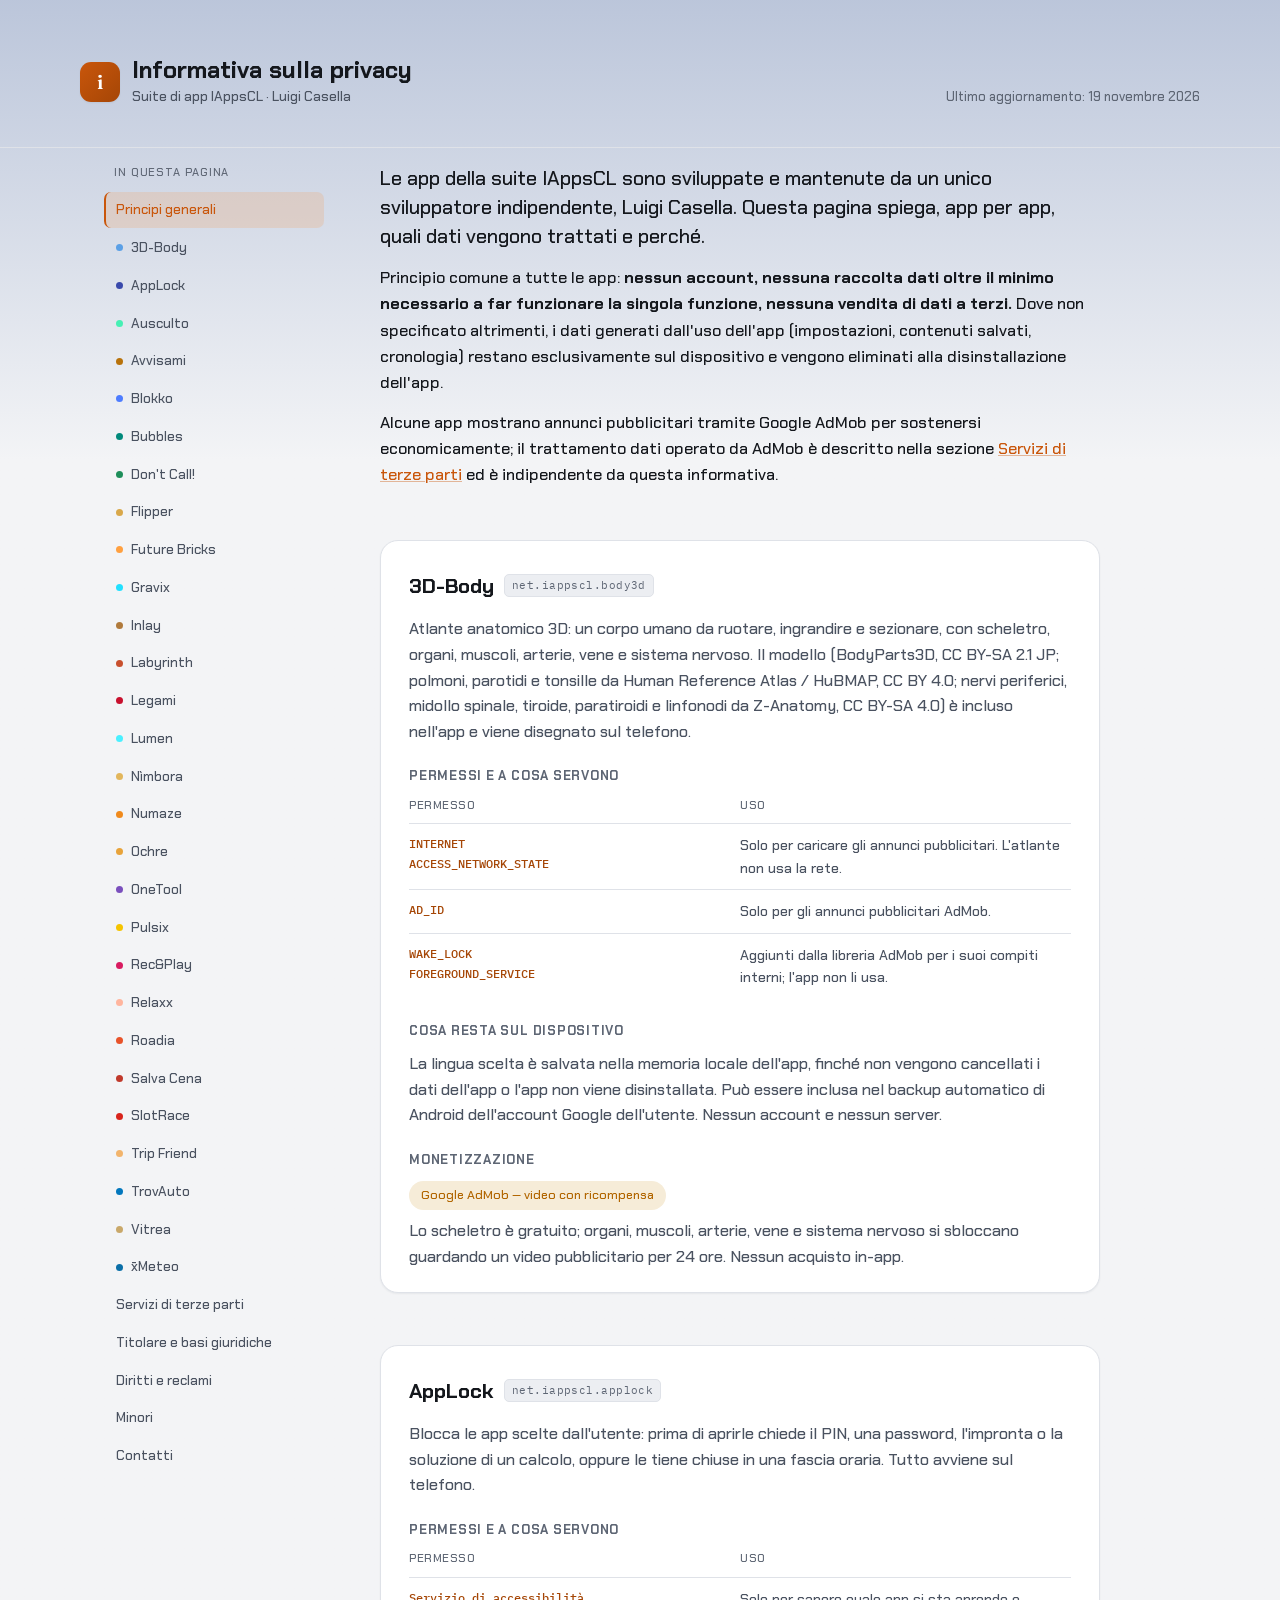
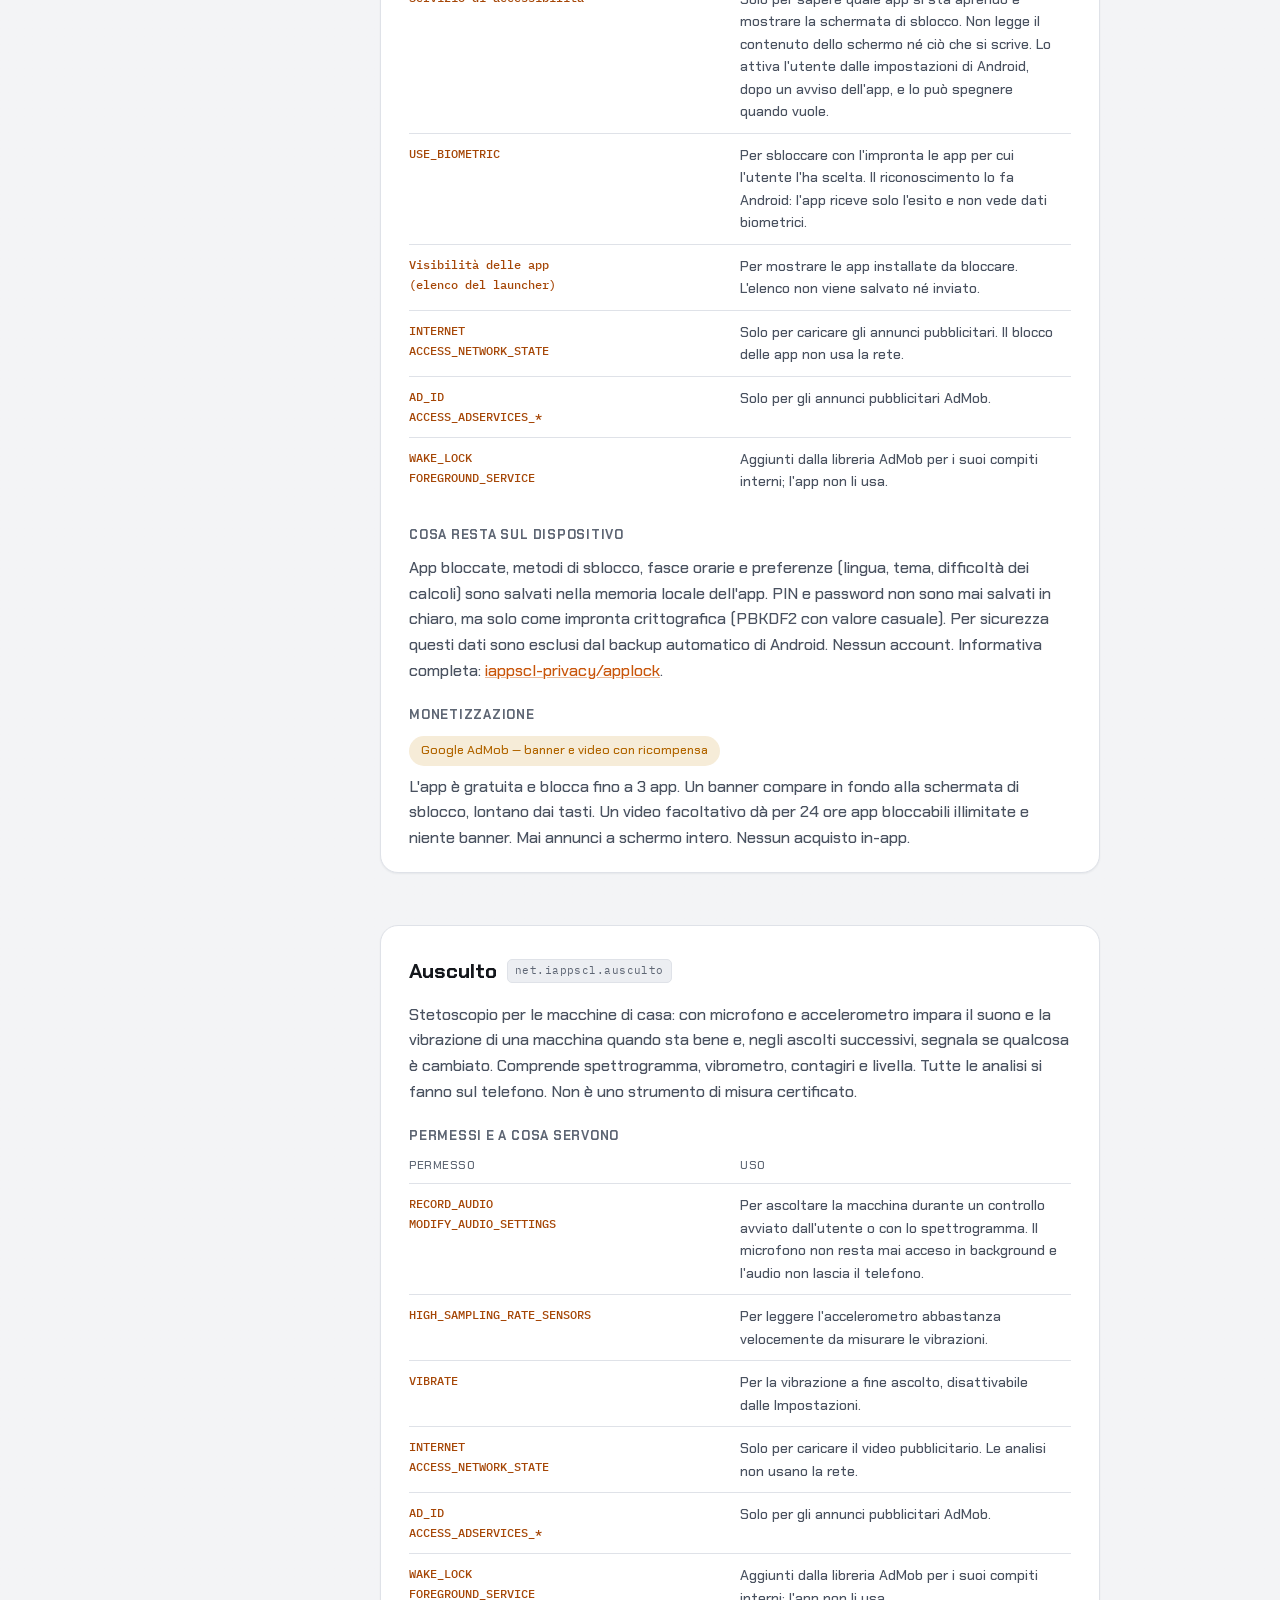
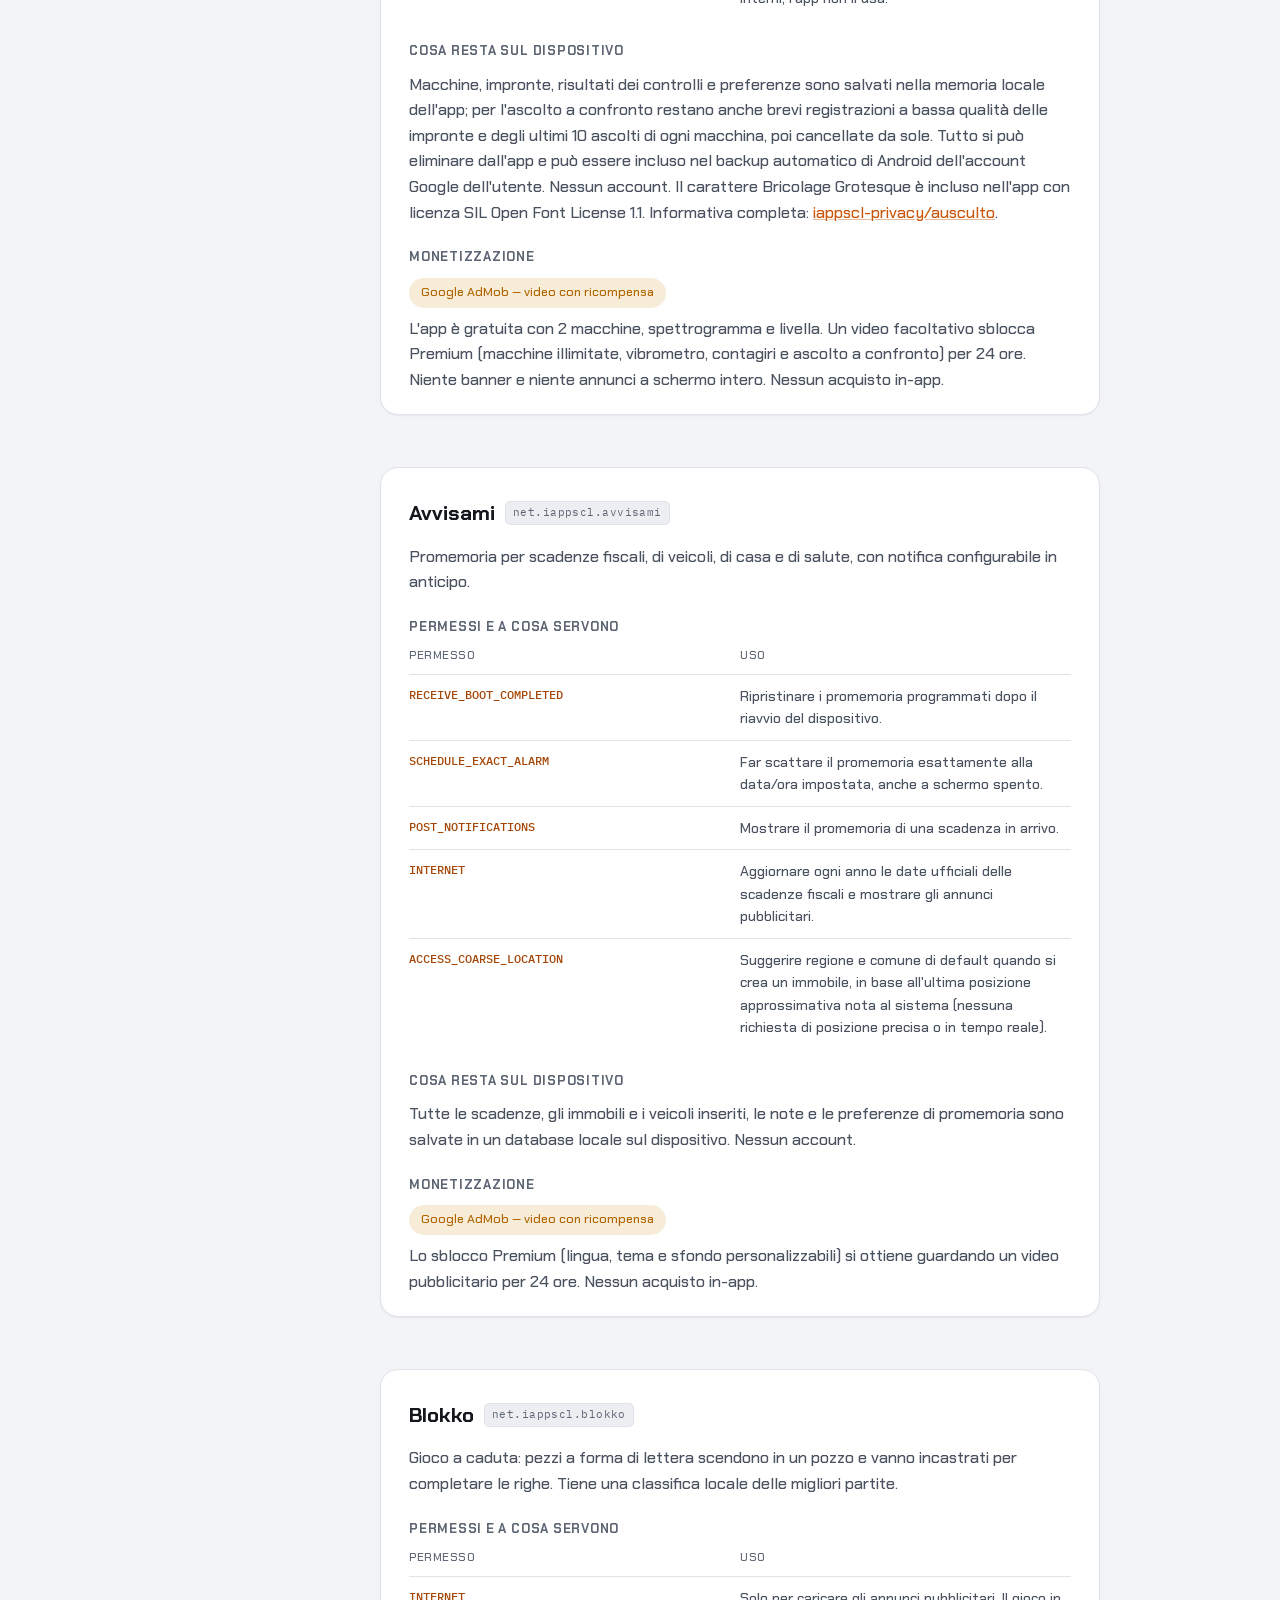
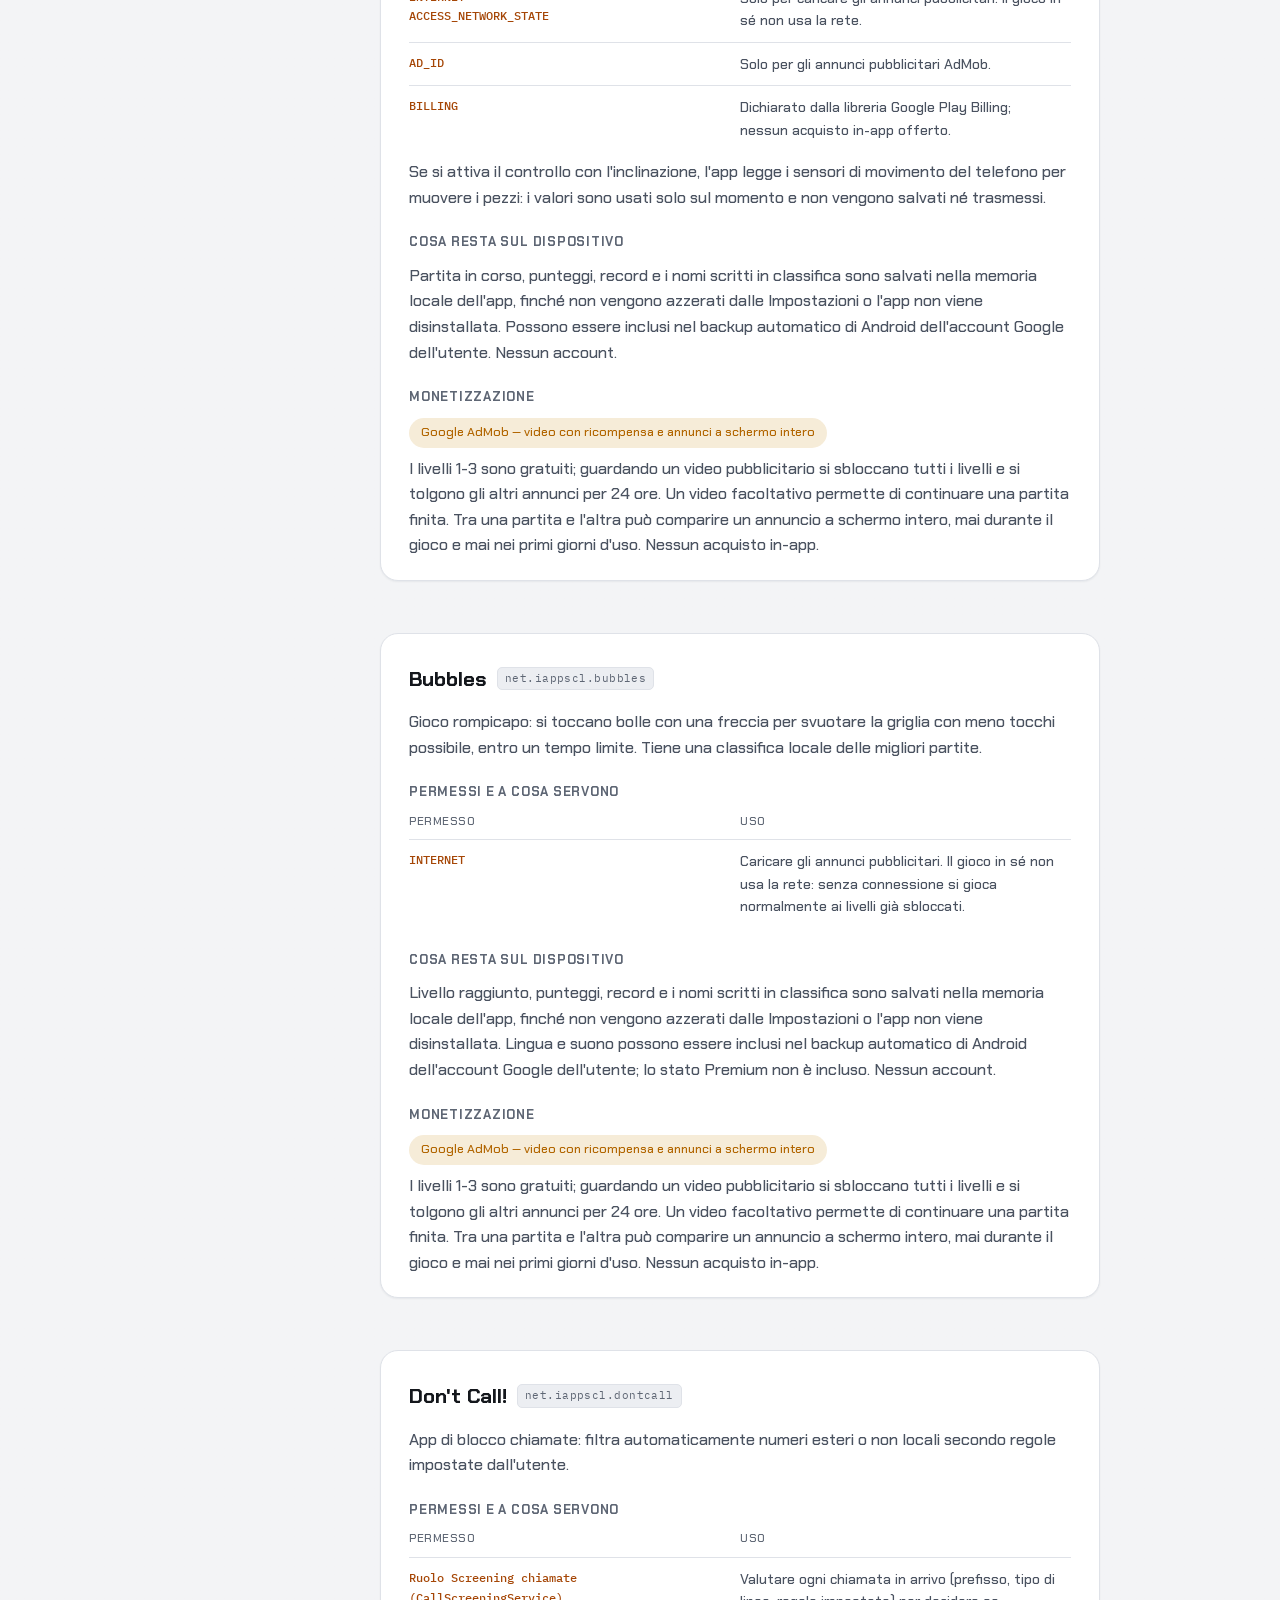
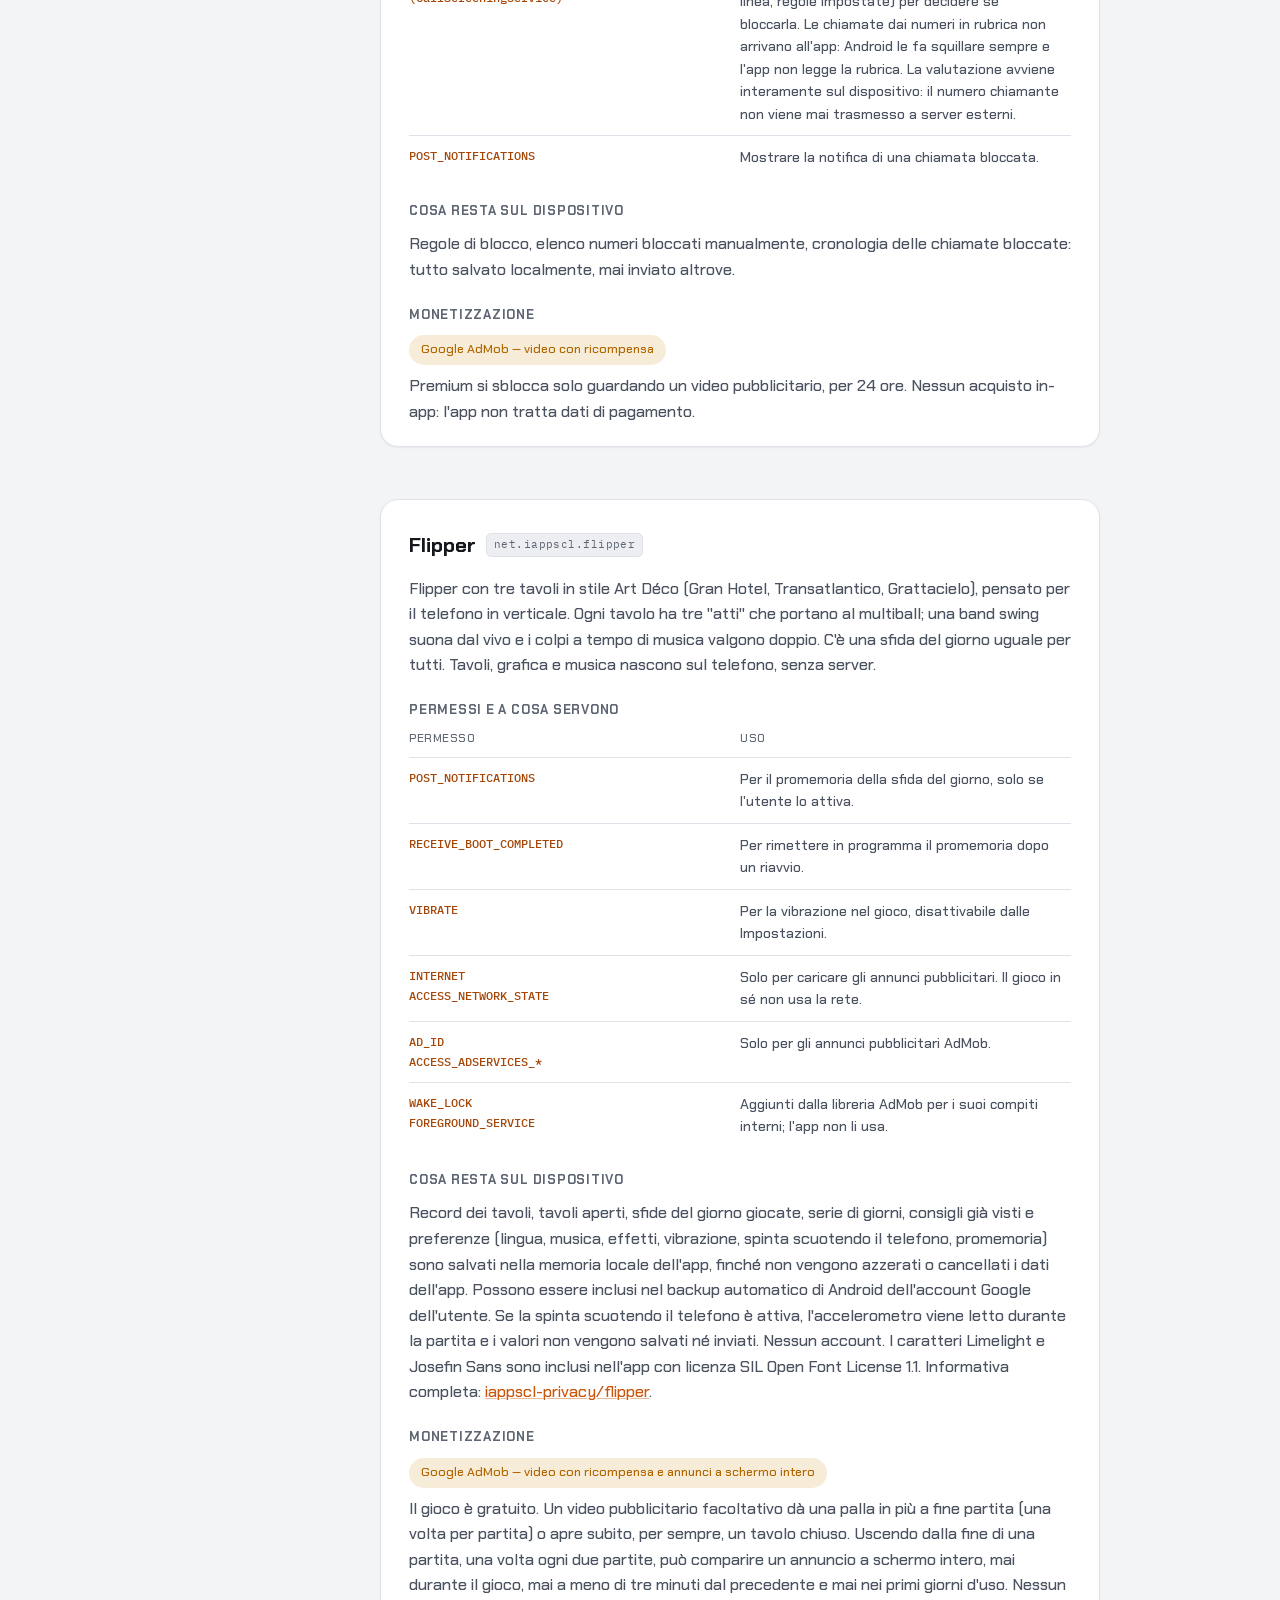
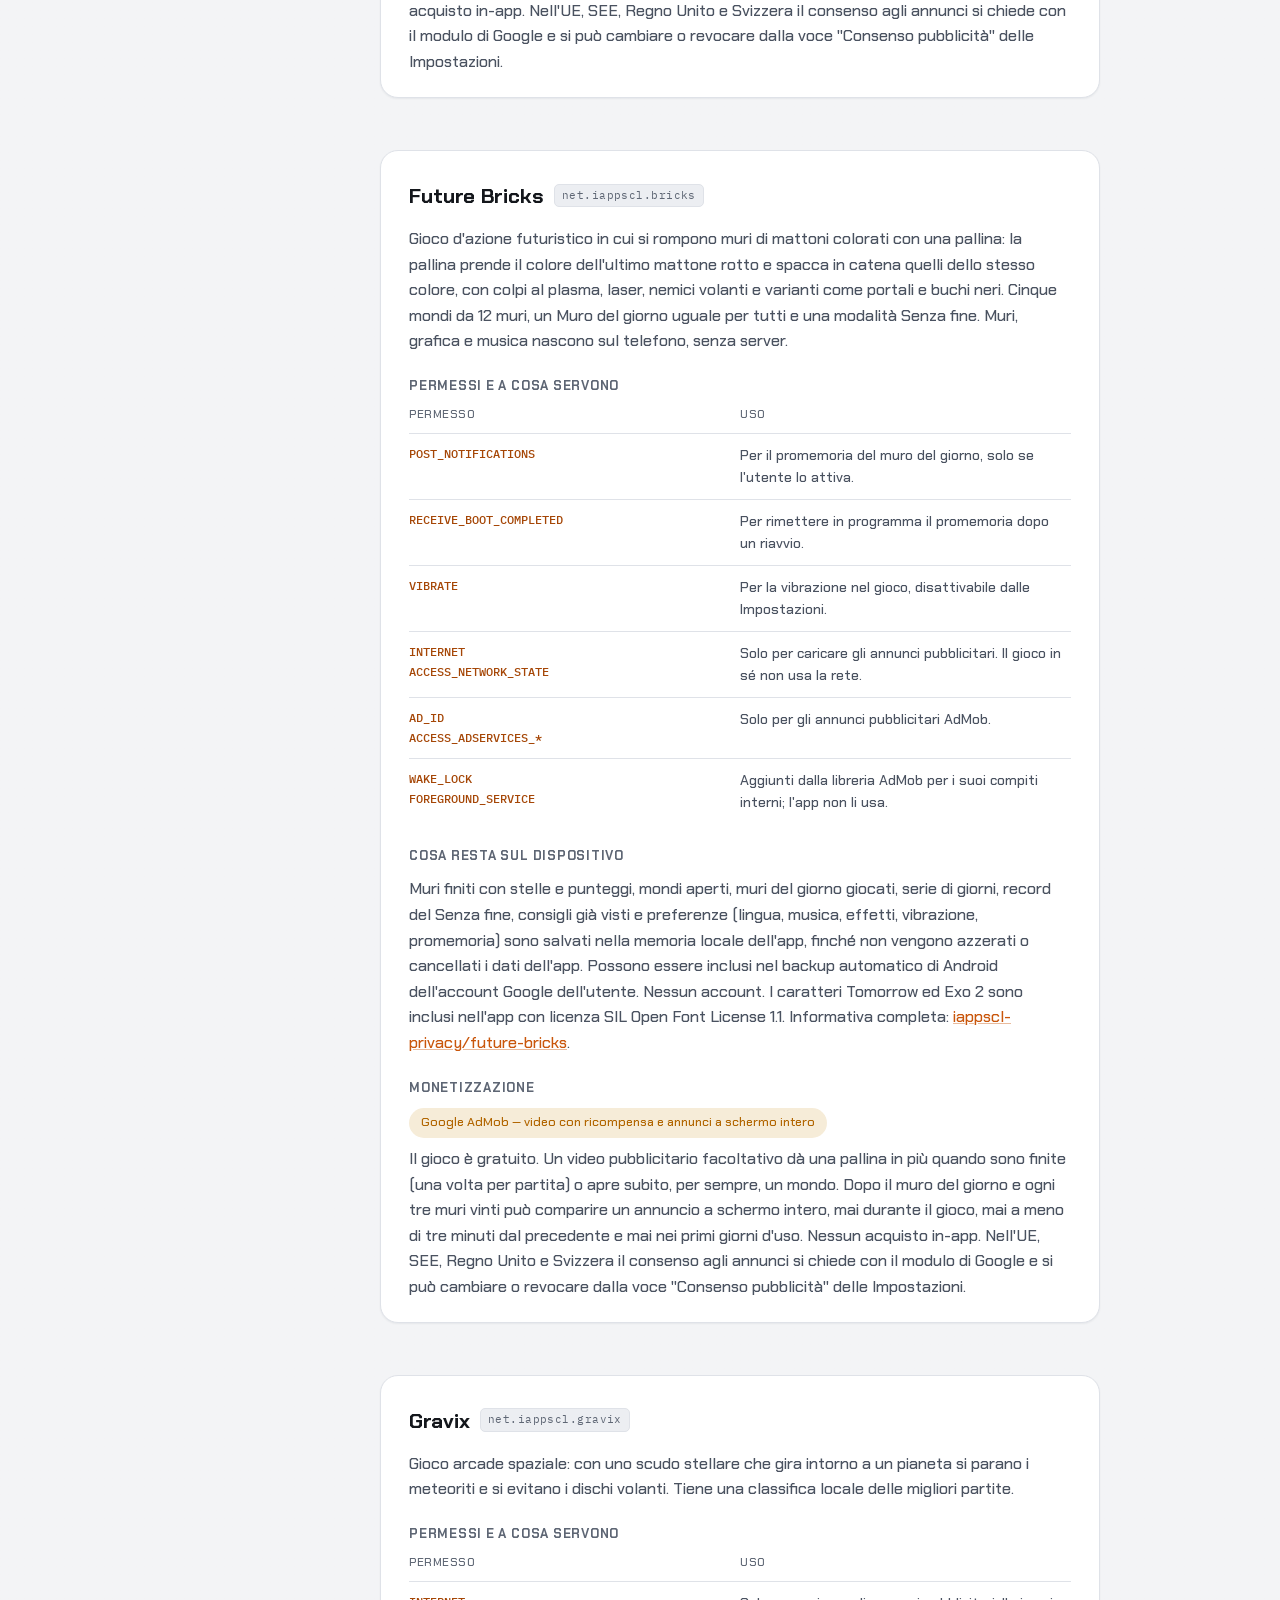
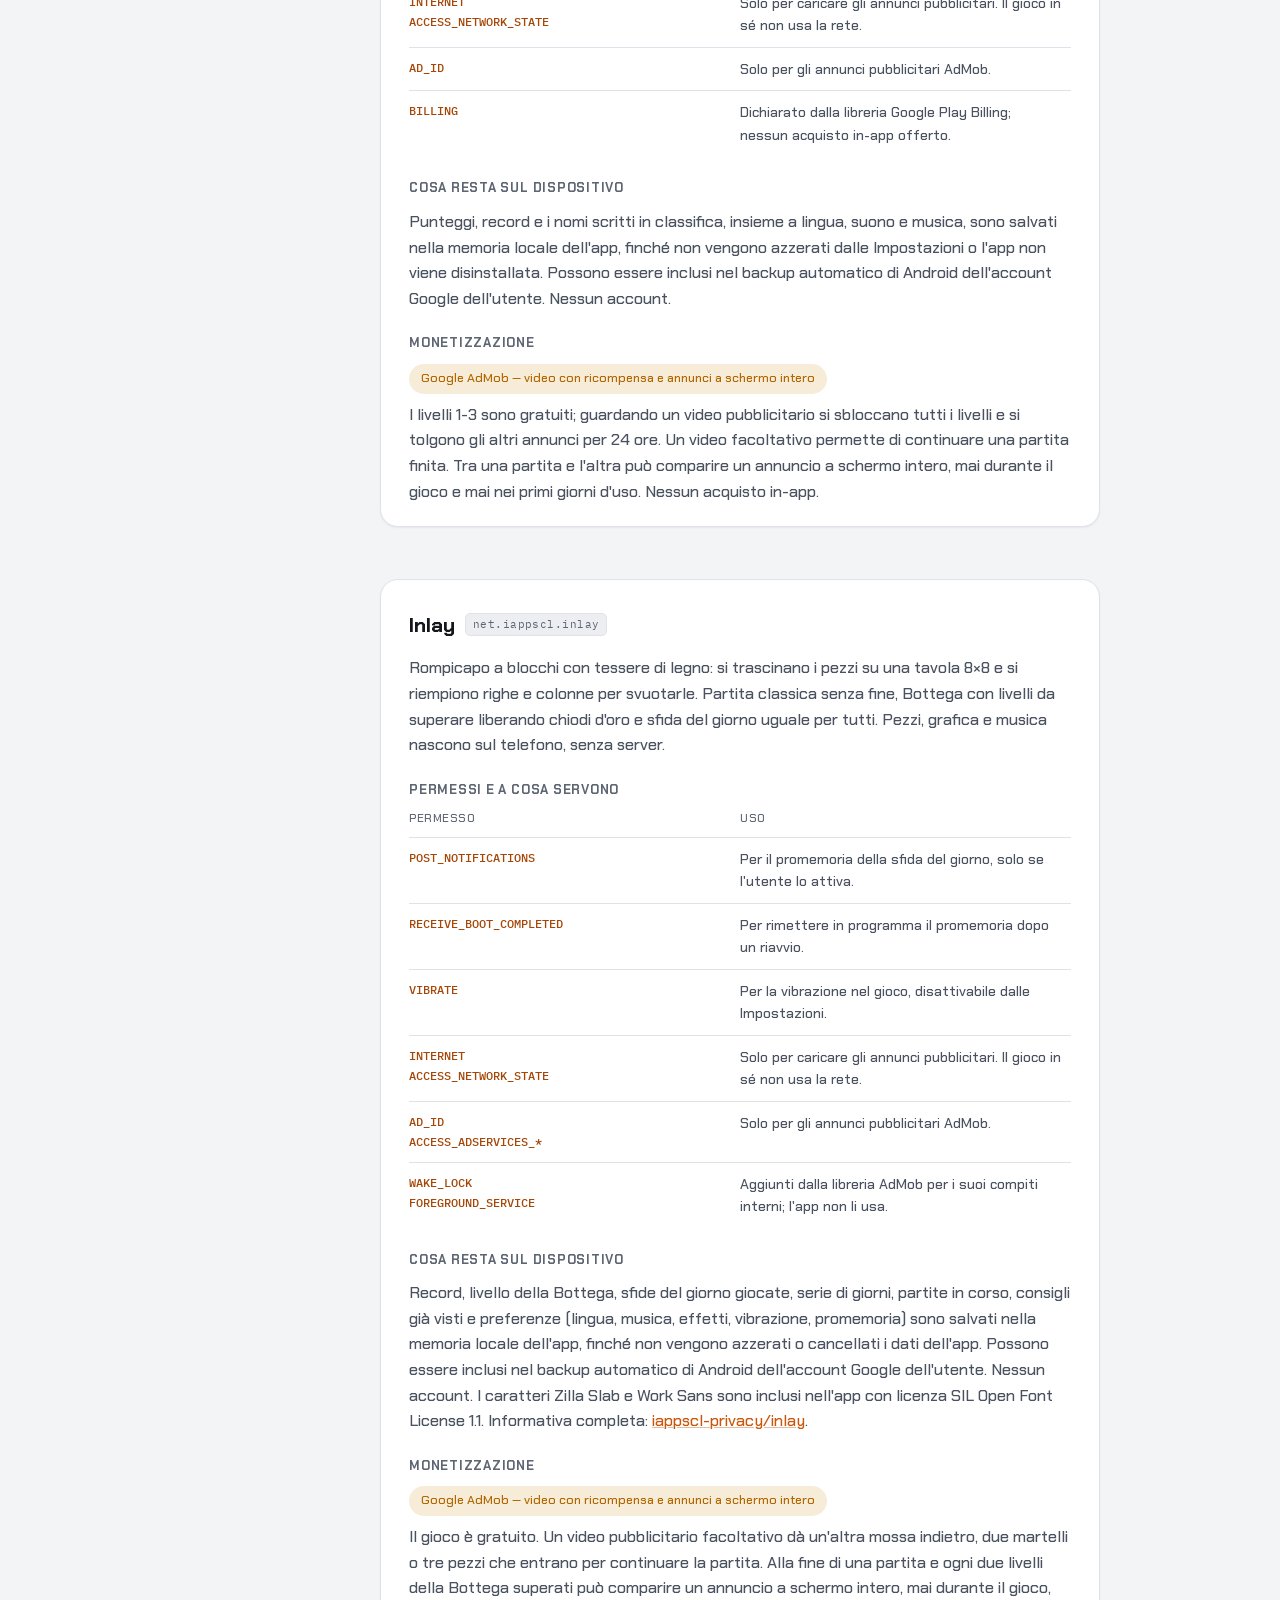
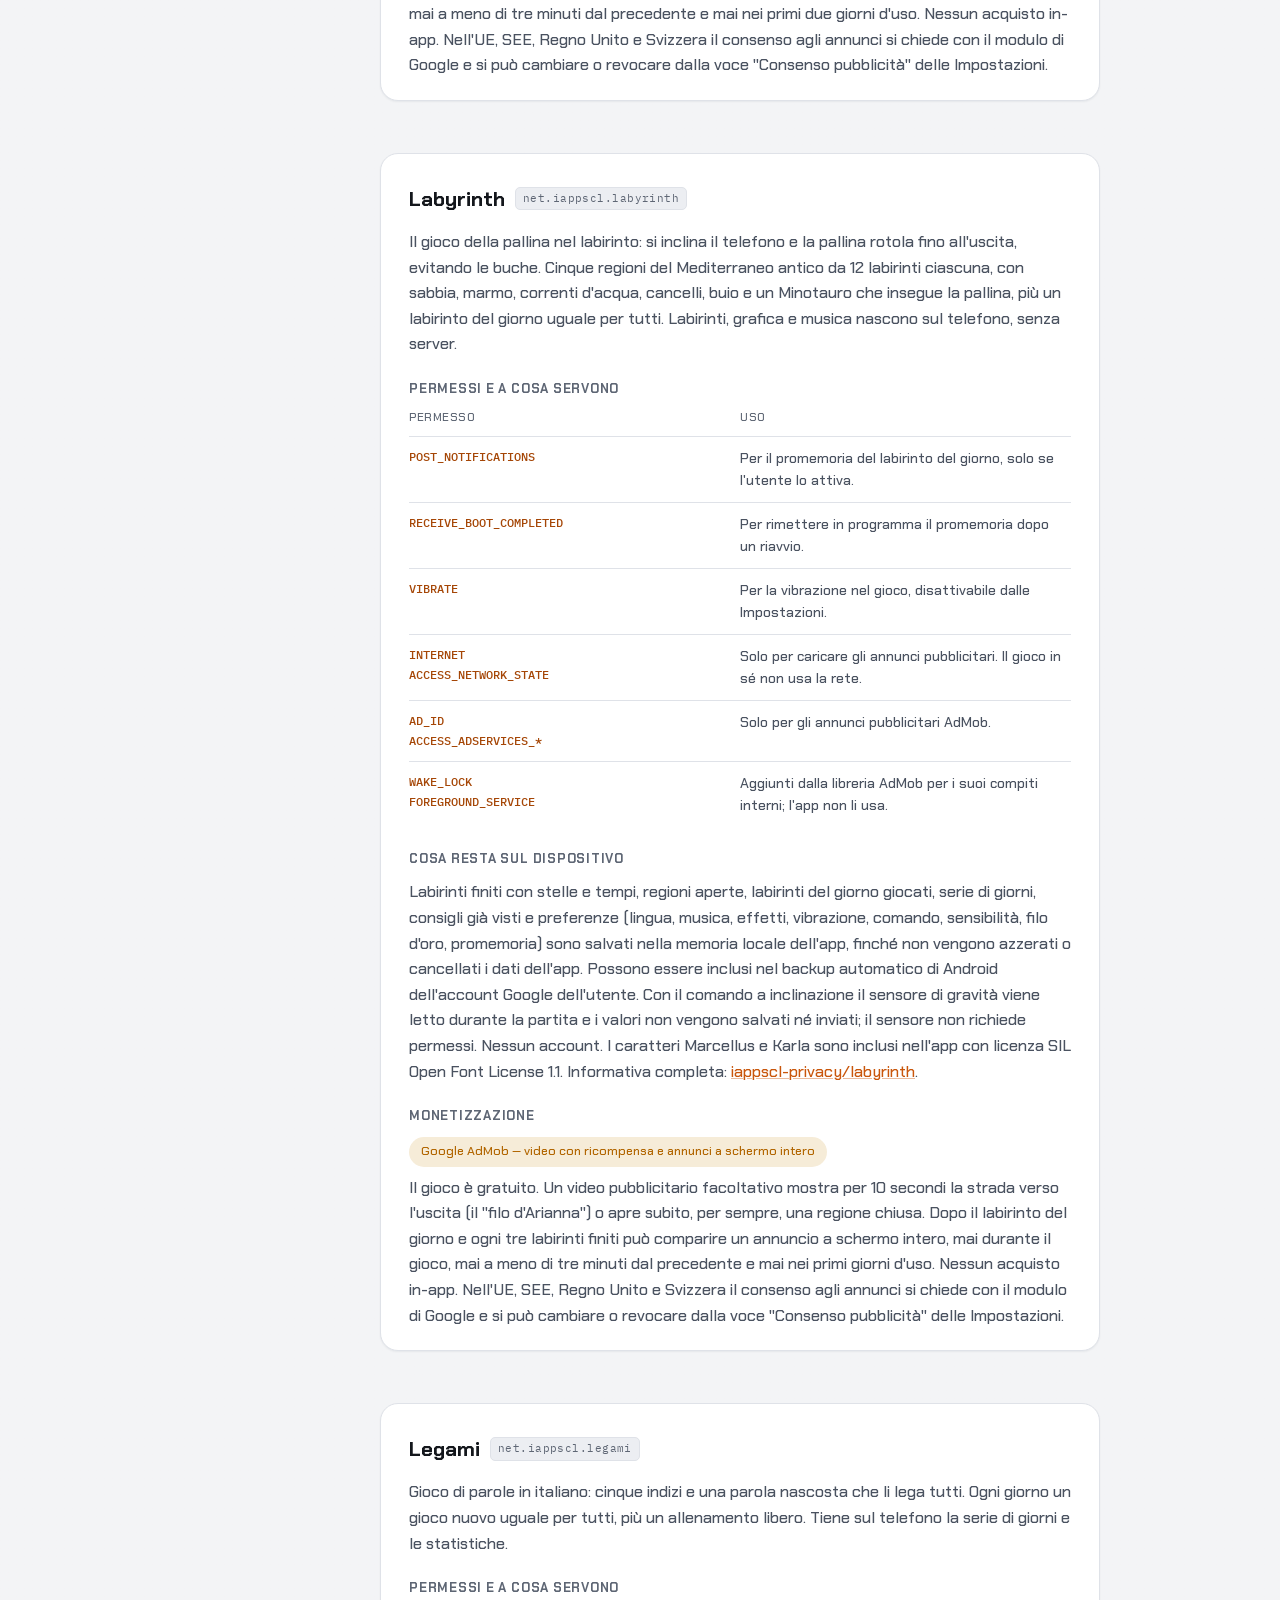
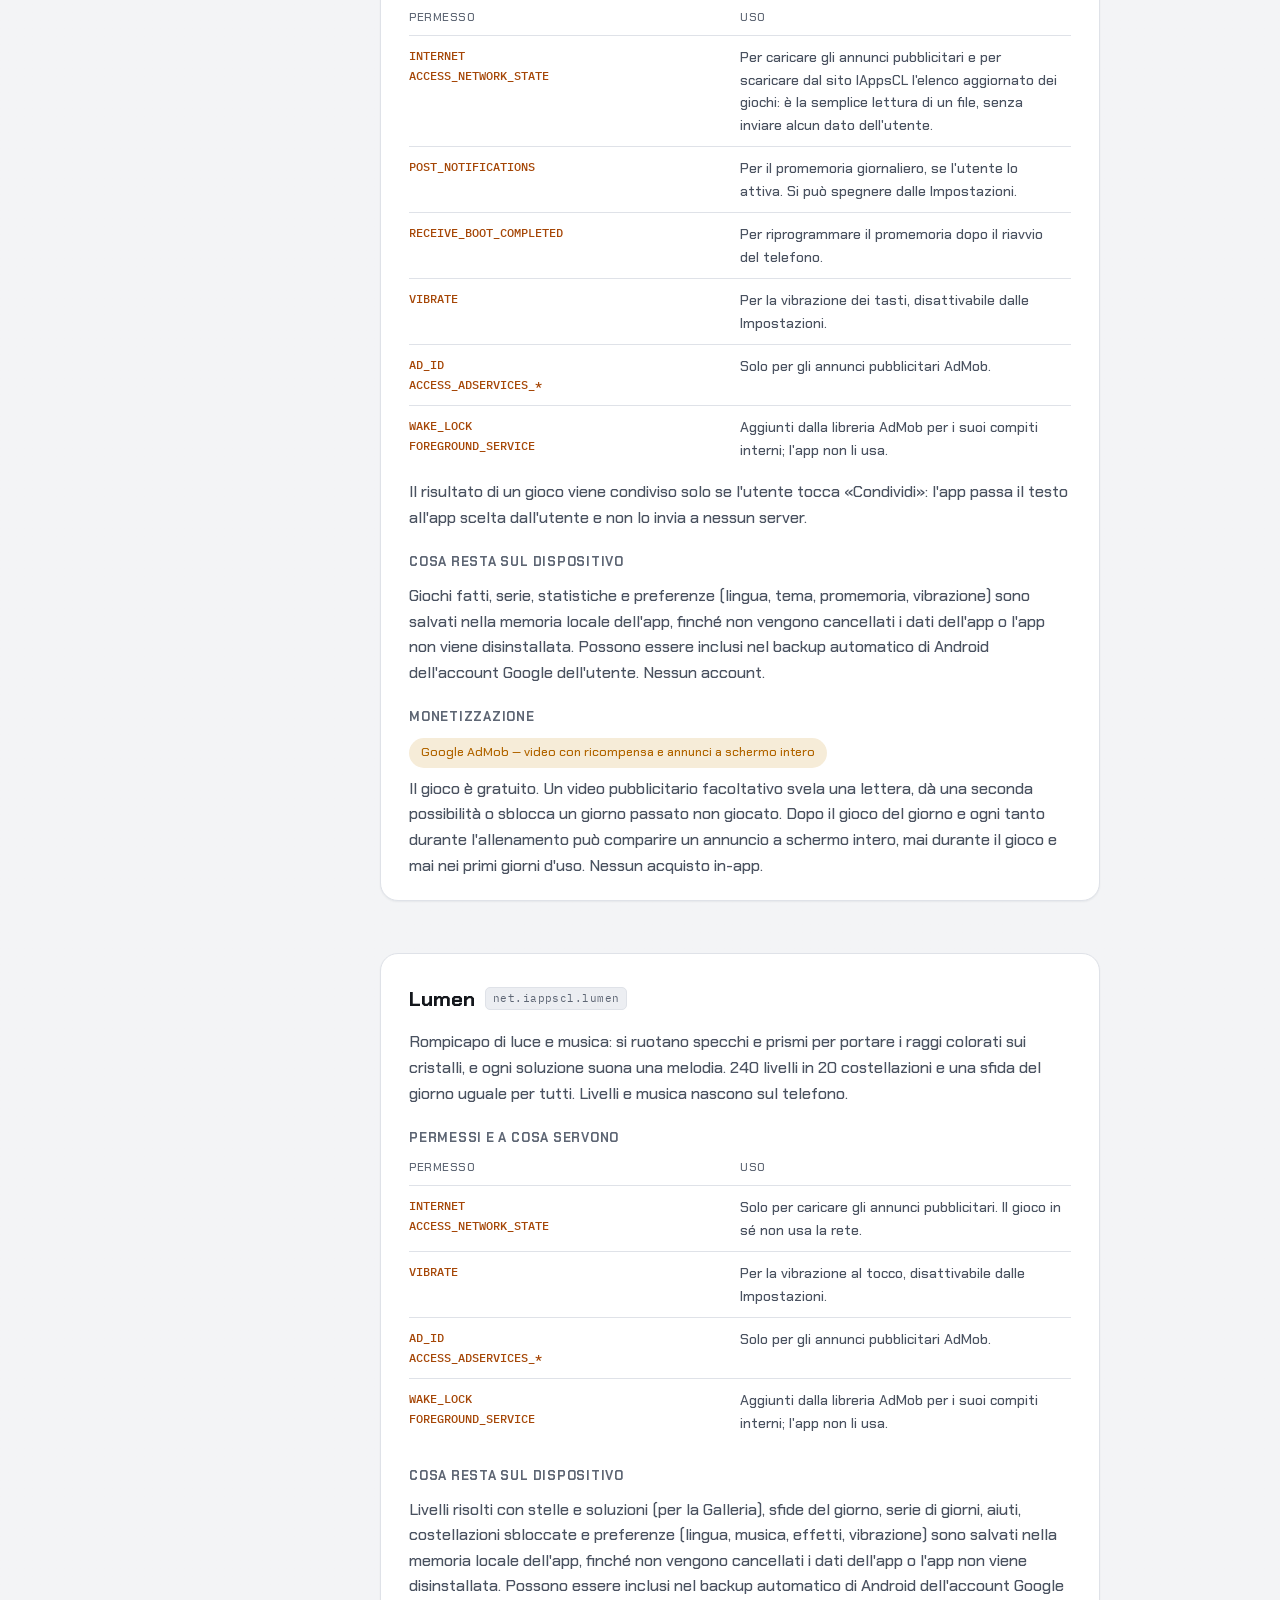
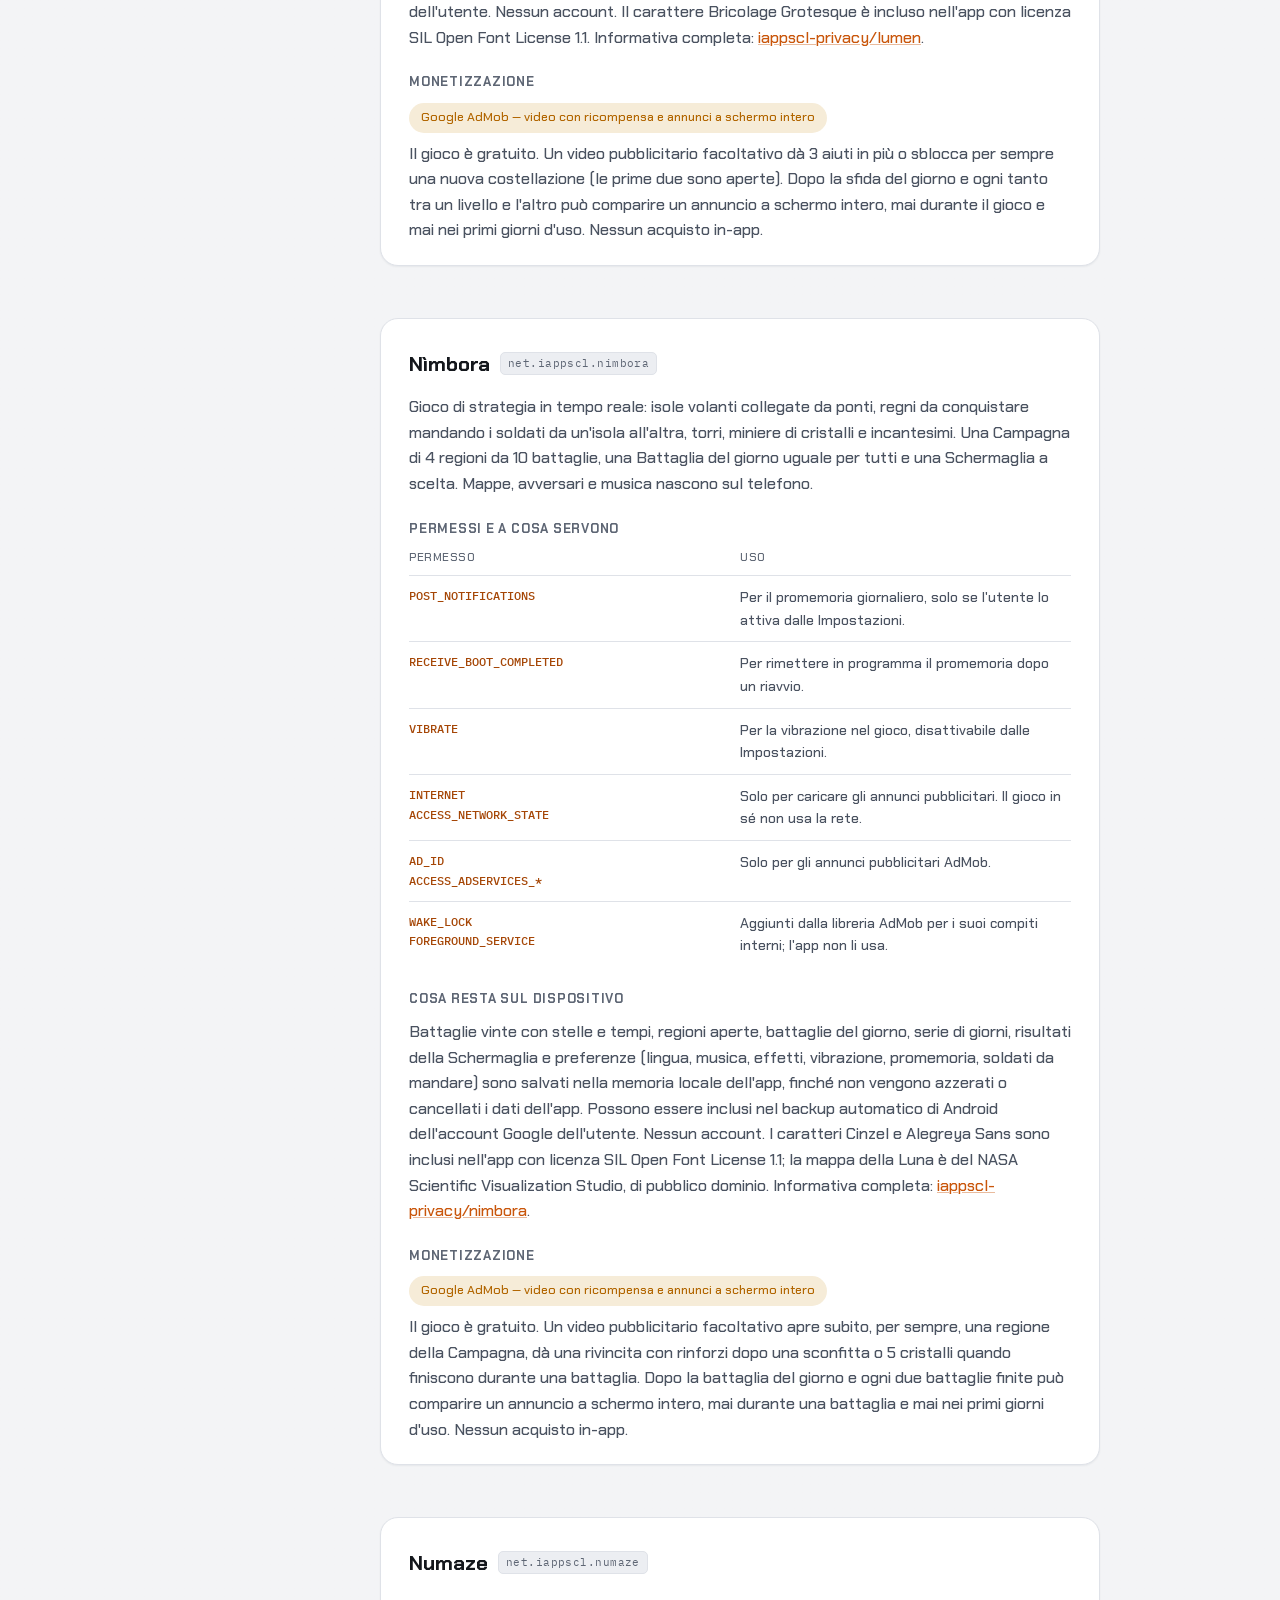
<file: privacy.html>
<!doctype html>
<html lang="it">
<head>
<meta charset="utf-8">
<meta name="viewport" content="width=device-width,initial-scale=1">
<title>Privacy IAppsCL</title>
<link rel="stylesheet" href="https://fonts.googleapis.com/css2?family=Fraunces:opsz,wght@9..144,400;9..144,500;9..144,600&family=IBM+Plex+Sans:wght@400;500;600&family=IBM+Plex+Mono:wght@400;500&display=swap">
<style>
  :root{
    --bg:#F5F7FA;
    --surface:#FFFFFF;
    --surface-2:#EEF1F5;
    --border:#DDE3EA;
    --text:#182233;
    --text-2:#5B6572;
    --text-3:#8A93A0;
    --accent:#0A6FA8;
    --accent-ink:#06527D;
    --warm:#B8720A;
    --warm-bg:#FBF0DC;
    --code-bg:#EEF1F5;
    --shadow: 0 1px 2px rgba(20,30,50,.05), 0 8px 24px rgba(20,30,50,.05);
  }
  @media (prefers-color-scheme: dark){
    :root:not([data-theme="light"]){
      --bg:#10151D;
      --surface:#171D27;
      --surface-2:#1E2530;
      --border:#2A323F;
      --text:#E8ECF1;
      --text-2:#A3ADBB;
      --text-3:#75808F;
      --accent:#5CB6E8;
      --accent-ink:#8ED0F0;
      --warm:#E3A64A;
      --warm-bg:#2B2416;
      --code-bg:#1E2530;
      --shadow: 0 1px 2px rgba(0,0,0,.3), 0 8px 24px rgba(0,0,0,.35);
    }
  }
  :root[data-theme="dark"]{
    --bg:#10151D;
    --surface:#171D27;
    --surface-2:#1E2530;
    --border:#2A323F;
    --text:#E8ECF1;
    --text-2:#A3ADBB;
    --text-3:#75808F;
    --accent:#5CB6E8;
    --accent-ink:#8ED0F0;
    --warm:#E3A64A;
    --warm-bg:#2B2416;
    --code-bg:#1E2530;
    --shadow: 0 1px 2px rgba(0,0,0,.3), 0 8px 24px rgba(0,0,0,.35);
  }

  *{ box-sizing:border-box; }
  html{ scroll-behavior:smooth; }
  body{
    margin:0;
    background:var(--bg);
    color:var(--text);
    font-family:"IBM Plex Sans", system-ui, sans-serif;
    font-size:16px;
    line-height:1.6;
  }
  code, .mono{
    font-family:"IBM Plex Mono", ui-monospace, monospace;
  }

  a{ color:var(--accent); text-decoration-color:color-mix(in srgb, var(--accent) 40%, transparent); }
  a:hover{ color:var(--accent-ink); }
  a:focus-visible, button:focus-visible{ outline:2px solid var(--accent); outline-offset:2px; border-radius:3px; }

  h1,h2,h3{
    font-family:"Fraunces", Georgia, serif;
    font-weight:600;
    text-wrap:balance;
    color:var(--text);
  }

  .shell{
    max-width:1120px;
    margin:0 auto;
    padding:0 24px 96px;
    display:grid;
    grid-template-columns:220px minmax(0,720px);
    gap:56px;
    align-items:start;
  }
  @media (max-width:860px){
    .shell{ grid-template-columns:1fr; }
  }

  header.top{
    padding:56px 24px 40px;
    border-bottom:1px solid var(--border);
    margin-bottom:16px;
  }
  header.top .inner{
    max-width:1120px;
    margin:0 auto;
    display:flex;
    align-items:flex-end;
    justify-content:space-between;
    gap:24px;
    flex-wrap:wrap;
  }
  .brand{
    display:flex;
    align-items:center;
    gap:12px;
  }
  .brand .mark{
    width:40px; height:40px;
    border-radius:11px;
    background:linear-gradient(135deg, var(--accent), var(--accent-ink));
    display:flex; align-items:center; justify-content:center;
    color:#fff; font-family:"Fraunces",serif; font-weight:600; font-size:20px;
    flex-shrink:0;
    box-shadow:var(--shadow);
  }
  .brand h1{
    font-size:1.5rem;
    margin:0;
    line-height:1.15;
  }
  .brand .sub{
    font-size:.85rem;
    color:var(--text-2);
    margin-top:2px;
  }
  .updated{
    font-size:.8rem;
    color:var(--text-3);
    font-family:"IBM Plex Mono", monospace;
    white-space:nowrap;
  }

  nav.toc{
    position:sticky;
    top:24px;
    display:flex;
    flex-direction:column;
    gap:2px;
    font-size:.85rem;
  }
  nav.toc .label{
    font-size:.7rem;
    letter-spacing:.08em;
    text-transform:uppercase;
    color:var(--text-3);
    margin:0 0 8px 10px;
  }
  nav.toc a{
    color:var(--text-2);
    text-decoration:none;
    padding:7px 10px;
    border-radius:7px;
    border-left:2px solid transparent;
  }
  nav.toc a:hover{
    background:var(--surface-2);
    color:var(--text);
  }
  nav.toc a.app-link{
    display:flex;
    align-items:center;
    gap:8px;
  }
  nav.toc .dot{
    width:7px; height:7px; border-radius:50%;
    flex-shrink:0;
    background:var(--accent);
  }
  @media (max-width:860px){
    nav.toc{
      position:static;
      flex-direction:row;
      overflow-x:auto;
      gap:6px;
      padding-bottom:4px;
      -webkit-overflow-scrolling:touch;
    }
    nav.toc .label{ display:none; }
    nav.toc a{
      white-space:nowrap;
      background:var(--surface);
      border:1px solid var(--border);
    }
  }

  main{ min-width:0; }

  section{
    margin-bottom:52px;
  }
  section > h2{
    font-size:1.4rem;
    margin:0 0 14px;
  }
  section > p, section > ul{
    color:var(--text-2);
  }
  p{ margin:0 0 14px; }
  ul{ margin:0 0 14px; padding-left:1.3em; }
  li{ margin-bottom:6px; color:var(--text-2); }
  li::marker{ color:var(--text-3); }

  .intro p{ font-size:1.02rem; color:var(--text); }
  .intro p.lede{
    font-family:"Fraunces", serif;
    font-size:1.25rem;
    font-weight:500;
    color:var(--text);
    line-height:1.45;
  }

  .app-card{
    background:var(--surface);
    border:1px solid var(--border);
    border-radius:16px;
    padding:28px 28px 8px;
    box-shadow:var(--shadow);
  }
  .app-card h2{
    display:flex;
    align-items:center;
    gap:10px;
    font-size:1.3rem;
    margin-top:0;
  }
  .app-card .tag{
    font-family:"IBM Plex Mono", monospace;
    font-size:.68rem;
    letter-spacing:.04em;
    color:var(--text-3);
    background:var(--surface-2);
    border:1px solid var(--border);
    border-radius:5px;
    padding:2px 7px;
    font-weight:400;
  }
  .app-card h3{
    font-family:"IBM Plex Sans", sans-serif;
    font-size:.8rem;
    text-transform:uppercase;
    letter-spacing:.06em;
    color:var(--text-3);
    font-weight:600;
    margin:22px 0 10px;
  }

  table.perm{
    width:100%;
    border-collapse:collapse;
    font-size:.88rem;
    margin-bottom:8px;
  }
  table.perm th{
    text-align:left;
    font-size:.72rem;
    text-transform:uppercase;
    letter-spacing:.05em;
    color:var(--text-3);
    font-weight:600;
    padding:0 10px 8px 0;
    border-bottom:1px solid var(--border);
  }
  table.perm td{
    padding:10px 10px 10px 0;
    border-bottom:1px solid var(--border);
    color:var(--text-2);
    vertical-align:top;
  }
  table.perm tr:last-child td{ border-bottom:none; }
  table.perm td.perm-name{
    font-family:"IBM Plex Mono", monospace;
    font-size:.78rem;
    color:var(--accent-ink);
    white-space:nowrap;
    padding-right:16px;
  }

  .pill-row{
    display:flex;
    flex-wrap:wrap;
    gap:8px;
    margin-bottom:8px;
  }
  .pill{
    font-size:.78rem;
    padding:4px 11px;
    border-radius:999px;
    background:var(--surface-2);
    border:1px solid var(--border);
    color:var(--text-2);
  }
  .pill.warm{
    background:var(--warm-bg);
    color:var(--warm);
    border-color:transparent;
  }

  .no-perm{
    font-size:.88rem;
    color:var(--text-3);
    font-style:italic;
    padding:8px 0 4px;
  }

  hr.rule{
    border:none;
    border-top:1px solid var(--border);
    margin:44px 0;
  }

  .contact-box{
    background:var(--surface);
    border:1px solid var(--border);
    border-radius:16px;
    padding:26px 28px;
    box-shadow:var(--shadow);
  }
  .contact-box dl{
    display:grid;
    grid-template-columns:auto 1fr;
    gap:6px 18px;
    margin:14px 0 0;
    font-size:.92rem;
  }
  .contact-box dt{ color:var(--text-3); }
  .contact-box dd{ margin:0; color:var(--text); font-family:"IBM Plex Mono",monospace; font-size:.86rem; }

  footer.page{
    max-width:1120px;
    margin:0 auto;
    padding:32px 24px 64px;
    color:var(--text-3);
    font-size:.8rem;
    border-top:1px solid var(--border);
    margin-top:8px;
  }
</style>
<link rel="stylesheet" href="dashboard.css">
</head>
<body>

<header class="top">
  <div class="inner">
    <div class="brand">
      <div class="mark">i</div>
      <div>
        <h1>Informativa sulla privacy</h1>
        <div class="sub">Suite di app IAppsCL &middot; Luigi Casella</div>
      </div>
    </div>
    <div class="updated">Ultimo aggiornamento: 19 novembre 2026</div>
  </div>
</header>

<div class="shell">
  <nav class="toc" aria-label="Indice">
    <div class="label">In questa pagina</div>
    <a href="#principi">Principi generali</a>
    <a class="app-link" href="#body3d"><span class="dot" style="background:#5BA0E6"></span>3D-Body</a>
    <a class="app-link" href="#applock"><span class="dot" style="background:#3949AB"></span>AppLock</a>
    <a class="app-link" href="#ausculto"><span class="dot" style="background:#46F0B4"></span>Ausculto</a>
    <a class="app-link" href="#avvisami"><span class="dot" style="background:#B8720A"></span>Avvisami</a>
    <a class="app-link" href="#blokko"><span class="dot" style="background:#4D7CFF"></span>Blokko</a>
    <a class="app-link" href="#bubbles"><span class="dot" style="background:#00897B"></span>Bubbles</a>
    <a class="app-link" href="#dontcall"><span class="dot" style="background:#1E8E5A"></span>Don't Call!</a>
    <a class="app-link" href="#flipper"><span class="dot" style="background:#D9A84A"></span>Flipper</a>
    <a class="app-link" href="#future-bricks"><span class="dot" style="background:#FFA040"></span>Future Bricks</a>
    <a class="app-link" href="#gravix"><span class="dot" style="background:#22E0FF"></span>Gravix</a>
    <a class="app-link" href="#inlay"><span class="dot" style="background:#B07A3C"></span>Inlay</a>
    <a class="app-link" href="#labyrinth"><span class="dot" style="background:#C8502E"></span>Labyrinth</a>
    <a class="app-link" href="#legami"><span class="dot" style="background:#C8102E"></span>Legami</a>
    <a class="app-link" href="#lumen"><span class="dot" style="background:#4AF0FF"></span>Lumen</a>
    <a class="app-link" href="#nimbora"><span class="dot" style="background:#E2B65C"></span>Nìmbora</a>
    <a class="app-link" href="#numaze"><span class="dot" style="background:#F08A1C"></span>Numaze</a>
    <a class="app-link" href="#ochre"><span class="dot" style="background:#E8A33A"></span>Ochre</a>
    <a class="app-link" href="#onetool"><span class="dot" style="background:#7A4FBD"></span>OneTool</a>
    <a class="app-link" href="#pulsix"><span class="dot" style="background:#F5C400"></span>Pulsix</a>
    <a class="app-link" href="#recplay"><span class="dot" style="background:#D81B60"></span>Rec&amp;Play</a>
    <a class="app-link" href="#relaxx"><span class="dot" style="background:#FFB59E"></span>Relaxx</a>
    <a class="app-link" href="#roadia"><span class="dot" style="background:#E8532A"></span>Roadia</a>
    <a class="app-link" href="#salvacena"><span class="dot" style="background:#C0392B"></span>Salva Cena</a>
    <a class="app-link" href="#slotrace"><span class="dot" style="background:#D8241C"></span>SlotRace</a>
    <a class="app-link" href="#tripfriend"><span class="dot" style="background:#F2B46C"></span>Trip Friend</a>
    <a class="app-link" href="#trovauto"><span class="dot" style="background:#0277BD"></span>TrovAuto</a>
    <a class="app-link" href="#vitrea"><span class="dot" style="background:#C9A86A"></span>Vitrea</a>
    <a class="app-link" href="#xmeteo"><span class="dot" style="background:#0A6FA8"></span>x̄Meteo</a>
    <a href="#terze-parti">Servizi di terze parti</a>
    <a href="#titolare">Titolare e basi giuridiche</a>
    <a href="#diritti">Diritti e reclami</a>
    <a href="#minori">Minori</a>
    <a href="#contatti">Contatti</a>
  </nav>

  <main>
    <section class="intro" id="principi">
      <p class="lede">Le app della suite IAppsCL sono sviluppate e mantenute da un unico sviluppatore indipendente, Luigi Casella. Questa pagina spiega, app per app, quali dati vengono trattati e perché.</p>
      <p>Principio comune a tutte le app: <strong>nessun account, nessuna raccolta dati oltre il minimo necessario a far funzionare la singola funzione, nessuna vendita di dati a terzi.</strong> Dove non specificato altrimenti, i dati generati dall'uso dell'app (impostazioni, contenuti salvati, cronologia) restano esclusivamente sul dispositivo e vengono eliminati alla disinstallazione dell'app.</p>
      <p>Alcune app mostrano annunci pubblicitari tramite Google AdMob per sostenersi economicamente; il trattamento dati operato da AdMob è descritto nella sezione <a href="#terze-parti">Servizi di terze parti</a> ed è indipendente da questa informativa.</p>
    </section>














    <section class="app-card" id="body3d">
      <h2>3D-Body <span class="tag">net.iappscl.body3d</span></h2>
      <p>Atlante anatomico 3D: un corpo umano da ruotare, ingrandire e sezionare, con scheletro, organi, muscoli, arterie, vene e sistema nervoso. Il modello (BodyParts3D, CC BY-SA 2.1 JP; polmoni, parotidi e tonsille da Human Reference Atlas / HuBMAP, CC BY 4.0; nervi periferici, midollo spinale, tiroide, paratiroidi e linfonodi da Z-Anatomy, CC BY-SA 4.0) è incluso nell'app e viene disegnato sul telefono.</p>

      <h3>Permessi e a cosa servono</h3>
      <table class="perm">
        <tr><th>Permesso</th><th>Uso</th></tr>
        <tr><td class="perm-name">INTERNET<br>ACCESS_NETWORK_STATE</td><td>Solo per caricare gli annunci pubblicitari. L'atlante non usa la rete.</td></tr>
        <tr><td class="perm-name">AD_ID</td><td>Solo per gli annunci pubblicitari AdMob.</td></tr>
        <tr><td class="perm-name">WAKE_LOCK<br>FOREGROUND_SERVICE</td><td>Aggiunti dalla libreria AdMob per i suoi compiti interni; l'app non li usa.</td></tr>
      </table>

      <h3>Cosa resta sul dispositivo</h3>
      <p>La lingua scelta è salvata nella memoria locale dell'app, finché non vengono cancellati i dati dell'app o l'app non viene disinstallata. Può essere inclusa nel backup automatico di Android dell'account Google dell'utente. Nessun account e nessun server.</p>

      <h3>Monetizzazione</h3>
      <div class="pill-row">
        <span class="pill warm">Google AdMob — video con ricompensa</span>
      </div>
      <p>Lo scheletro è gratuito; organi, muscoli, arterie, vene e sistema nervoso si sbloccano guardando un video pubblicitario per 24 ore. Nessun acquisto in-app.</p>
    </section>

    <section class="app-card" id="applock">
      <h2>AppLock <span class="tag">net.iappscl.applock</span></h2>
      <p>Blocca le app scelte dall'utente: prima di aprirle chiede il PIN, una password, l'impronta o la soluzione di un calcolo, oppure le tiene chiuse in una fascia oraria. Tutto avviene sul telefono.</p>

      <h3>Permessi e a cosa servono</h3>
      <table class="perm">
        <tr><th>Permesso</th><th>Uso</th></tr>
        <tr><td class="perm-name">Servizio di accessibilità</td><td>Solo per sapere quale app si sta aprendo e mostrare la schermata di sblocco. Non legge il contenuto dello schermo né ciò che si scrive. Lo attiva l'utente dalle impostazioni di Android, dopo un avviso dell'app, e lo può spegnere quando vuole.</td></tr>
        <tr><td class="perm-name">USE_BIOMETRIC</td><td>Per sbloccare con l'impronta le app per cui l'utente l'ha scelta. Il riconoscimento lo fa Android: l'app riceve solo l'esito e non vede dati biometrici.</td></tr>
        <tr><td class="perm-name">Visibilità delle app<br>(elenco del launcher)</td><td>Per mostrare le app installate da bloccare. L'elenco non viene salvato né inviato.</td></tr>
        <tr><td class="perm-name">INTERNET<br>ACCESS_NETWORK_STATE</td><td>Solo per caricare gli annunci pubblicitari. Il blocco delle app non usa la rete.</td></tr>
        <tr><td class="perm-name">AD_ID<br>ACCESS_ADSERVICES_*</td><td>Solo per gli annunci pubblicitari AdMob.</td></tr>
        <tr><td class="perm-name">WAKE_LOCK<br>FOREGROUND_SERVICE</td><td>Aggiunti dalla libreria AdMob per i suoi compiti interni; l'app non li usa.</td></tr>
      </table>

      <h3>Cosa resta sul dispositivo</h3>
      <p>App bloccate, metodi di sblocco, fasce orarie e preferenze (lingua, tema, difficoltà dei calcoli) sono salvati nella memoria locale dell'app. PIN e password non sono mai salvati in chiaro, ma solo come impronta crittografica (PBKDF2 con valore casuale). Per sicurezza questi dati sono esclusi dal backup automatico di Android. Nessun account. Informativa completa: <a href="https://luigicasella73-afk.github.io/iappscl-privacy/applock/" target="_blank" rel="noopener">iappscl-privacy/applock</a>.</p>

      <h3>Monetizzazione</h3>
      <div class="pill-row">
        <span class="pill warm">Google AdMob — banner e video con ricompensa</span>
      </div>
      <p>L'app è gratuita e blocca fino a 3 app. Un banner compare in fondo alla schermata di sblocco, lontano dai tasti. Un video facoltativo dà per 24 ore app bloccabili illimitate e niente banner. Mai annunci a schermo intero. Nessun acquisto in-app.</p>
    </section>

    <section class="app-card" id="ausculto">
      <h2>Ausculto <span class="tag">net.iappscl.ausculto</span></h2>
      <p>Stetoscopio per le macchine di casa: con microfono e accelerometro impara il suono e la vibrazione di una macchina quando sta bene e, negli ascolti successivi, segnala se qualcosa è cambiato. Comprende spettrogramma, vibrometro, contagiri e livella. Tutte le analisi si fanno sul telefono. Non è uno strumento di misura certificato.</p>

      <h3>Permessi e a cosa servono</h3>
      <table class="perm">
        <tr><th>Permesso</th><th>Uso</th></tr>
        <tr><td class="perm-name">RECORD_AUDIO<br>MODIFY_AUDIO_SETTINGS</td><td>Per ascoltare la macchina durante un controllo avviato dall'utente o con lo spettrogramma. Il microfono non resta mai acceso in background e l'audio non lascia il telefono.</td></tr>
        <tr><td class="perm-name">HIGH_SAMPLING_RATE_SENSORS</td><td>Per leggere l'accelerometro abbastanza velocemente da misurare le vibrazioni.</td></tr>
        <tr><td class="perm-name">VIBRATE</td><td>Per la vibrazione a fine ascolto, disattivabile dalle Impostazioni.</td></tr>
        <tr><td class="perm-name">INTERNET<br>ACCESS_NETWORK_STATE</td><td>Solo per caricare il video pubblicitario. Le analisi non usano la rete.</td></tr>
        <tr><td class="perm-name">AD_ID<br>ACCESS_ADSERVICES_*</td><td>Solo per gli annunci pubblicitari AdMob.</td></tr>
        <tr><td class="perm-name">WAKE_LOCK<br>FOREGROUND_SERVICE</td><td>Aggiunti dalla libreria AdMob per i suoi compiti interni; l'app non li usa.</td></tr>
      </table>

      <h3>Cosa resta sul dispositivo</h3>
      <p>Macchine, impronte, risultati dei controlli e preferenze sono salvati nella memoria locale dell'app; per l'ascolto a confronto restano anche brevi registrazioni a bassa qualità delle impronte e degli ultimi 10 ascolti di ogni macchina, poi cancellate da sole. Tutto si può eliminare dall'app e può essere incluso nel backup automatico di Android dell'account Google dell'utente. Nessun account. Il carattere Bricolage Grotesque è incluso nell'app con licenza SIL Open Font License 1.1. Informativa completa: <a href="https://luigicasella73-afk.github.io/iappscl-privacy/ausculto/" target="_blank" rel="noopener">iappscl-privacy/ausculto</a>.</p>

      <h3>Monetizzazione</h3>
      <div class="pill-row">
        <span class="pill warm">Google AdMob — video con ricompensa</span>
      </div>
      <p>L'app è gratuita con 2 macchine, spettrogramma e livella. Un video facoltativo sblocca Premium (macchine illimitate, vibrometro, contagiri e ascolto a confronto) per 24 ore. Niente banner e niente annunci a schermo intero. Nessun acquisto in-app.</p>
    </section>

    <section class="app-card" id="avvisami">
      <h2>Avvisami <span class="tag">net.iappscl.avvisami</span></h2>
      <p>Promemoria per scadenze fiscali, di veicoli, di casa e di salute, con notifica configurabile in anticipo.</p>

      <h3>Permessi e a cosa servono</h3>
      <table class="perm">
        <tr><th>Permesso</th><th>Uso</th></tr>
        <tr><td class="perm-name">RECEIVE_BOOT_COMPLETED</td><td>Ripristinare i promemoria programmati dopo il riavvio del dispositivo.</td></tr>
        <tr><td class="perm-name">SCHEDULE_EXACT_ALARM</td><td>Far scattare il promemoria esattamente alla data/ora impostata, anche a schermo spento.</td></tr>
        <tr><td class="perm-name">POST_NOTIFICATIONS</td><td>Mostrare il promemoria di una scadenza in arrivo.</td></tr>
        <tr><td class="perm-name">INTERNET</td><td>Aggiornare ogni anno le date ufficiali delle scadenze fiscali e mostrare gli annunci pubblicitari.</td></tr>
        <tr><td class="perm-name">ACCESS_COARSE_LOCATION</td><td>Suggerire regione e comune di default quando si crea un immobile, in base all'ultima posizione approssimativa nota al sistema (nessuna richiesta di posizione precisa o in tempo reale).</td></tr>
      </table>

      <h3>Cosa resta sul dispositivo</h3>
      <p>Tutte le scadenze, gli immobili e i veicoli inseriti, le note e le preferenze di promemoria sono salvate in un database locale sul dispositivo. Nessun account.</p>

      <h3>Monetizzazione</h3>
      <div class="pill-row">
        <span class="pill warm">Google AdMob — video con ricompensa</span>
      </div>
      <p>Lo sblocco Premium (lingua, tema e sfondo personalizzabili) si ottiene guardando un video pubblicitario per 24 ore. Nessun acquisto in-app.</p>
    </section>

    <section class="app-card" id="blokko">
      <h2>Blokko <span class="tag">net.iappscl.blokko</span></h2>
      <p>Gioco a caduta: pezzi a forma di lettera scendono in un pozzo e vanno incastrati per completare le righe. Tiene una classifica locale delle migliori partite.</p>

      <h3>Permessi e a cosa servono</h3>
      <table class="perm">
        <tr><th>Permesso</th><th>Uso</th></tr>
        <tr><td class="perm-name">INTERNET<br>ACCESS_NETWORK_STATE</td><td>Solo per caricare gli annunci pubblicitari. Il gioco in sé non usa la rete.</td></tr>
        <tr><td class="perm-name">AD_ID</td><td>Solo per gli annunci pubblicitari AdMob.</td></tr>
        <tr><td class="perm-name">BILLING</td><td>Dichiarato dalla libreria Google Play Billing; nessun acquisto in-app offerto.</td></tr>
      </table>
      <p>Se si attiva il controllo con l'inclinazione, l'app legge i sensori di movimento del telefono per muovere i pezzi: i valori sono usati solo sul momento e non vengono salvati né trasmessi.</p>

      <h3>Cosa resta sul dispositivo</h3>
      <p>Partita in corso, punteggi, record e i nomi scritti in classifica sono salvati nella memoria locale dell'app, finché non vengono azzerati dalle Impostazioni o l'app non viene disinstallata. Possono essere inclusi nel backup automatico di Android dell'account Google dell'utente. Nessun account.</p>

      <h3>Monetizzazione</h3>
      <div class="pill-row">
        <span class="pill warm">Google AdMob — video con ricompensa e annunci a schermo intero</span>
      </div>
      <p>I livelli 1-3 sono gratuiti; guardando un video pubblicitario si sbloccano tutti i livelli e si tolgono gli altri annunci per 24 ore. Un video facoltativo permette di continuare una partita finita. Tra una partita e l'altra può comparire un annuncio a schermo intero, mai durante il gioco e mai nei primi giorni d'uso. Nessun acquisto in-app.</p>
    </section>

    <section class="app-card" id="bubbles">
      <h2>Bubbles <span class="tag">net.iappscl.bubbles</span></h2>
      <p>Gioco rompicapo: si toccano bolle con una freccia per svuotare la griglia con meno tocchi possibile, entro un tempo limite. Tiene una classifica locale delle migliori partite.</p>

      <h3>Permessi e a cosa servono</h3>
      <table class="perm">
        <tr><th>Permesso</th><th>Uso</th></tr>
        <tr><td class="perm-name">INTERNET</td><td>Caricare gli annunci pubblicitari. Il gioco in sé non usa la rete: senza connessione si gioca normalmente ai livelli già sbloccati.</td></tr>
      </table>

      <h3>Cosa resta sul dispositivo</h3>
      <p>Livello raggiunto, punteggi, record e i nomi scritti in classifica sono salvati nella memoria locale dell'app, finché non vengono azzerati dalle Impostazioni o l'app non viene disinstallata. Lingua e suono possono essere inclusi nel backup automatico di Android dell'account Google dell'utente; lo stato Premium non è incluso. Nessun account.</p>

      <h3>Monetizzazione</h3>
      <div class="pill-row">
        <span class="pill warm">Google AdMob — video con ricompensa e annunci a schermo intero</span>
      </div>
      <p>I livelli 1-3 sono gratuiti; guardando un video pubblicitario si sbloccano tutti i livelli e si tolgono gli altri annunci per 24 ore. Un video facoltativo permette di continuare una partita finita. Tra una partita e l'altra può comparire un annuncio a schermo intero, mai durante il gioco e mai nei primi giorni d'uso. Nessun acquisto in-app.</p>
    </section>

    <section class="app-card" id="dontcall">
      <h2>Don't Call! <span class="tag">net.iappscl.dontcall</span></h2>
      <p>App di blocco chiamate: filtra automaticamente numeri esteri o non locali secondo regole impostate dall'utente.</p>

      <h3>Permessi e a cosa servono</h3>
      <table class="perm">
        <tr><th>Permesso</th><th>Uso</th></tr>
        <tr><td class="perm-name">Ruolo Screening chiamate<br><span style="font-size:.72rem">(CallScreeningService)</span></td><td>Valutare ogni chiamata in arrivo (prefisso, tipo di linea, regole impostate) per decidere se bloccarla. Le chiamate dai numeri in rubrica non arrivano all'app: Android le fa squillare sempre e l'app non legge la rubrica. La valutazione avviene interamente sul dispositivo: il numero chiamante non viene mai trasmesso a server esterni.</td></tr>
        <tr><td class="perm-name">POST_NOTIFICATIONS</td><td>Mostrare la notifica di una chiamata bloccata.</td></tr>
      </table>

      <h3>Cosa resta sul dispositivo</h3>
      <p>Regole di blocco, elenco numeri bloccati manualmente, cronologia delle chiamate bloccate: tutto salvato localmente, mai inviato altrove.</p>

      <h3>Monetizzazione</h3>
      <div class="pill-row">
        <span class="pill warm">Google AdMob — video con ricompensa</span>
      </div>
      <p>Premium si sblocca solo guardando un video pubblicitario, per 24 ore. Nessun acquisto in-app: l'app non tratta dati di pagamento.</p>
    </section>

    <section class="app-card" id="flipper">
      <h2>Flipper <span class="tag">net.iappscl.flipper</span></h2>
      <p>Flipper con tre tavoli in stile Art Déco (Gran Hotel, Transatlantico, Grattacielo), pensato per il telefono in verticale. Ogni tavolo ha tre "atti" che portano al multiball; una band swing suona dal vivo e i colpi a tempo di musica valgono doppio. C'è una sfida del giorno uguale per tutti. Tavoli, grafica e musica nascono sul telefono, senza server.</p>

      <h3>Permessi e a cosa servono</h3>
      <table class="perm">
        <tr><th>Permesso</th><th>Uso</th></tr>
        <tr><td class="perm-name">POST_NOTIFICATIONS</td><td>Per il promemoria della sfida del giorno, solo se l'utente lo attiva.</td></tr>
        <tr><td class="perm-name">RECEIVE_BOOT_COMPLETED</td><td>Per rimettere in programma il promemoria dopo un riavvio.</td></tr>
        <tr><td class="perm-name">VIBRATE</td><td>Per la vibrazione nel gioco, disattivabile dalle Impostazioni.</td></tr>
        <tr><td class="perm-name">INTERNET<br>ACCESS_NETWORK_STATE</td><td>Solo per caricare gli annunci pubblicitari. Il gioco in sé non usa la rete.</td></tr>
        <tr><td class="perm-name">AD_ID<br>ACCESS_ADSERVICES_*</td><td>Solo per gli annunci pubblicitari AdMob.</td></tr>
        <tr><td class="perm-name">WAKE_LOCK<br>FOREGROUND_SERVICE</td><td>Aggiunti dalla libreria AdMob per i suoi compiti interni; l'app non li usa.</td></tr>
      </table>

      <h3>Cosa resta sul dispositivo</h3>
      <p>Record dei tavoli, tavoli aperti, sfide del giorno giocate, serie di giorni, consigli già visti e preferenze (lingua, musica, effetti, vibrazione, spinta scuotendo il telefono, promemoria) sono salvati nella memoria locale dell'app, finché non vengono azzerati o cancellati i dati dell'app. Possono essere inclusi nel backup automatico di Android dell'account Google dell'utente. Se la spinta scuotendo il telefono è attiva, l'accelerometro viene letto durante la partita e i valori non vengono salvati né inviati. Nessun account. I caratteri Limelight e Josefin Sans sono inclusi nell'app con licenza SIL Open Font License 1.1. Informativa completa: <a href="https://luigicasella73-afk.github.io/iappscl-privacy/flipper/" target="_blank" rel="noopener">iappscl-privacy/flipper</a>.</p>

      <h3>Monetizzazione</h3>
      <div class="pill-row">
        <span class="pill warm">Google AdMob — video con ricompensa e annunci a schermo intero</span>
      </div>
      <p>Il gioco è gratuito. Un video pubblicitario facoltativo dà una palla in più a fine partita (una volta per partita) o apre subito, per sempre, un tavolo chiuso. Uscendo dalla fine di una partita, una volta ogni due partite, può comparire un annuncio a schermo intero, mai durante il gioco, mai a meno di tre minuti dal precedente e mai nei primi giorni d'uso. Nessun acquisto in-app. Nell'UE, SEE, Regno Unito e Svizzera il consenso agli annunci si chiede con il modulo di Google e si può cambiare o revocare dalla voce "Consenso pubblicità" delle Impostazioni.</p>
    </section>

    <section class="app-card" id="future-bricks">
      <h2>Future Bricks <span class="tag">net.iappscl.bricks</span></h2>
      <p>Gioco d'azione futuristico in cui si rompono muri di mattoni colorati con una pallina: la pallina prende il colore dell'ultimo mattone rotto e spacca in catena quelli dello stesso colore, con colpi al plasma, laser, nemici volanti e varianti come portali e buchi neri. Cinque mondi da 12 muri, un Muro del giorno uguale per tutti e una modalità Senza fine. Muri, grafica e musica nascono sul telefono, senza server.</p>

      <h3>Permessi e a cosa servono</h3>
      <table class="perm">
        <tr><th>Permesso</th><th>Uso</th></tr>
        <tr><td class="perm-name">POST_NOTIFICATIONS</td><td>Per il promemoria del muro del giorno, solo se l'utente lo attiva.</td></tr>
        <tr><td class="perm-name">RECEIVE_BOOT_COMPLETED</td><td>Per rimettere in programma il promemoria dopo un riavvio.</td></tr>
        <tr><td class="perm-name">VIBRATE</td><td>Per la vibrazione nel gioco, disattivabile dalle Impostazioni.</td></tr>
        <tr><td class="perm-name">INTERNET<br>ACCESS_NETWORK_STATE</td><td>Solo per caricare gli annunci pubblicitari. Il gioco in sé non usa la rete.</td></tr>
        <tr><td class="perm-name">AD_ID<br>ACCESS_ADSERVICES_*</td><td>Solo per gli annunci pubblicitari AdMob.</td></tr>
        <tr><td class="perm-name">WAKE_LOCK<br>FOREGROUND_SERVICE</td><td>Aggiunti dalla libreria AdMob per i suoi compiti interni; l'app non li usa.</td></tr>
      </table>

      <h3>Cosa resta sul dispositivo</h3>
      <p>Muri finiti con stelle e punteggi, mondi aperti, muri del giorno giocati, serie di giorni, record del Senza fine, consigli già visti e preferenze (lingua, musica, effetti, vibrazione, promemoria) sono salvati nella memoria locale dell'app, finché non vengono azzerati o cancellati i dati dell'app. Possono essere inclusi nel backup automatico di Android dell'account Google dell'utente. Nessun account. I caratteri Tomorrow ed Exo 2 sono inclusi nell'app con licenza SIL Open Font License 1.1. Informativa completa: <a href="https://luigicasella73-afk.github.io/iappscl-privacy/future-bricks/" target="_blank" rel="noopener">iappscl-privacy/future-bricks</a>.</p>

      <h3>Monetizzazione</h3>
      <div class="pill-row">
        <span class="pill warm">Google AdMob — video con ricompensa e annunci a schermo intero</span>
      </div>
      <p>Il gioco è gratuito. Un video pubblicitario facoltativo dà una pallina in più quando sono finite (una volta per partita) o apre subito, per sempre, un mondo. Dopo il muro del giorno e ogni tre muri vinti può comparire un annuncio a schermo intero, mai durante il gioco, mai a meno di tre minuti dal precedente e mai nei primi giorni d'uso. Nessun acquisto in-app. Nell'UE, SEE, Regno Unito e Svizzera il consenso agli annunci si chiede con il modulo di Google e si può cambiare o revocare dalla voce "Consenso pubblicità" delle Impostazioni.</p>
    </section>

    <section class="app-card" id="gravix">
      <h2>Gravix <span class="tag">net.iappscl.gravix</span></h2>
      <p>Gioco arcade spaziale: con uno scudo stellare che gira intorno a un pianeta si parano i meteoriti e si evitano i dischi volanti. Tiene una classifica locale delle migliori partite.</p>

      <h3>Permessi e a cosa servono</h3>
      <table class="perm">
        <tr><th>Permesso</th><th>Uso</th></tr>
        <tr><td class="perm-name">INTERNET<br>ACCESS_NETWORK_STATE</td><td>Solo per caricare gli annunci pubblicitari. Il gioco in sé non usa la rete.</td></tr>
        <tr><td class="perm-name">AD_ID</td><td>Solo per gli annunci pubblicitari AdMob.</td></tr>
        <tr><td class="perm-name">BILLING</td><td>Dichiarato dalla libreria Google Play Billing; nessun acquisto in-app offerto.</td></tr>
      </table>

      <h3>Cosa resta sul dispositivo</h3>
      <p>Punteggi, record e i nomi scritti in classifica, insieme a lingua, suono e musica, sono salvati nella memoria locale dell'app, finché non vengono azzerati dalle Impostazioni o l'app non viene disinstallata. Possono essere inclusi nel backup automatico di Android dell'account Google dell'utente. Nessun account.</p>

      <h3>Monetizzazione</h3>
      <div class="pill-row">
        <span class="pill warm">Google AdMob — video con ricompensa e annunci a schermo intero</span>
      </div>
      <p>I livelli 1-3 sono gratuiti; guardando un video pubblicitario si sbloccano tutti i livelli e si tolgono gli altri annunci per 24 ore. Un video facoltativo permette di continuare una partita finita. Tra una partita e l'altra può comparire un annuncio a schermo intero, mai durante il gioco e mai nei primi giorni d'uso. Nessun acquisto in-app.</p>
    </section>

    <section class="app-card" id="inlay">
      <h2>Inlay <span class="tag">net.iappscl.inlay</span></h2>
      <p>Rompicapo a blocchi con tessere di legno: si trascinano i pezzi su una tavola 8×8 e si riempiono righe e colonne per svuotarle. Partita classica senza fine, Bottega con livelli da superare liberando chiodi d'oro e sfida del giorno uguale per tutti. Pezzi, grafica e musica nascono sul telefono, senza server.</p>

      <h3>Permessi e a cosa servono</h3>
      <table class="perm">
        <tr><th>Permesso</th><th>Uso</th></tr>
        <tr><td class="perm-name">POST_NOTIFICATIONS</td><td>Per il promemoria della sfida del giorno, solo se l'utente lo attiva.</td></tr>
        <tr><td class="perm-name">RECEIVE_BOOT_COMPLETED</td><td>Per rimettere in programma il promemoria dopo un riavvio.</td></tr>
        <tr><td class="perm-name">VIBRATE</td><td>Per la vibrazione nel gioco, disattivabile dalle Impostazioni.</td></tr>
        <tr><td class="perm-name">INTERNET<br>ACCESS_NETWORK_STATE</td><td>Solo per caricare gli annunci pubblicitari. Il gioco in sé non usa la rete.</td></tr>
        <tr><td class="perm-name">AD_ID<br>ACCESS_ADSERVICES_*</td><td>Solo per gli annunci pubblicitari AdMob.</td></tr>
        <tr><td class="perm-name">WAKE_LOCK<br>FOREGROUND_SERVICE</td><td>Aggiunti dalla libreria AdMob per i suoi compiti interni; l'app non li usa.</td></tr>
      </table>

      <h3>Cosa resta sul dispositivo</h3>
      <p>Record, livello della Bottega, sfide del giorno giocate, serie di giorni, partite in corso, consigli già visti e preferenze (lingua, musica, effetti, vibrazione, promemoria) sono salvati nella memoria locale dell'app, finché non vengono azzerati o cancellati i dati dell'app. Possono essere inclusi nel backup automatico di Android dell'account Google dell'utente. Nessun account. I caratteri Zilla Slab e Work Sans sono inclusi nell'app con licenza SIL Open Font License 1.1. Informativa completa: <a href="https://luigicasella73-afk.github.io/iappscl-privacy/inlay/" target="_blank" rel="noopener">iappscl-privacy/inlay</a>.</p>

      <h3>Monetizzazione</h3>
      <div class="pill-row">
        <span class="pill warm">Google AdMob — video con ricompensa e annunci a schermo intero</span>
      </div>
      <p>Il gioco è gratuito. Un video pubblicitario facoltativo dà un'altra mossa indietro, due martelli o tre pezzi che entrano per continuare la partita. Alla fine di una partita e ogni due livelli della Bottega superati può comparire un annuncio a schermo intero, mai durante il gioco, mai a meno di tre minuti dal precedente e mai nei primi due giorni d'uso. Nessun acquisto in-app. Nell'UE, SEE, Regno Unito e Svizzera il consenso agli annunci si chiede con il modulo di Google e si può cambiare o revocare dalla voce "Consenso pubblicità" delle Impostazioni.</p>
    </section>

    <section class="app-card" id="labyrinth">
      <h2>Labyrinth <span class="tag">net.iappscl.labyrinth</span></h2>
      <p>Il gioco della pallina nel labirinto: si inclina il telefono e la pallina rotola fino all'uscita, evitando le buche. Cinque regioni del Mediterraneo antico da 12 labirinti ciascuna, con sabbia, marmo, correnti d'acqua, cancelli, buio e un Minotauro che insegue la pallina, più un labirinto del giorno uguale per tutti. Labirinti, grafica e musica nascono sul telefono, senza server.</p>

      <h3>Permessi e a cosa servono</h3>
      <table class="perm">
        <tr><th>Permesso</th><th>Uso</th></tr>
        <tr><td class="perm-name">POST_NOTIFICATIONS</td><td>Per il promemoria del labirinto del giorno, solo se l'utente lo attiva.</td></tr>
        <tr><td class="perm-name">RECEIVE_BOOT_COMPLETED</td><td>Per rimettere in programma il promemoria dopo un riavvio.</td></tr>
        <tr><td class="perm-name">VIBRATE</td><td>Per la vibrazione nel gioco, disattivabile dalle Impostazioni.</td></tr>
        <tr><td class="perm-name">INTERNET<br>ACCESS_NETWORK_STATE</td><td>Solo per caricare gli annunci pubblicitari. Il gioco in sé non usa la rete.</td></tr>
        <tr><td class="perm-name">AD_ID<br>ACCESS_ADSERVICES_*</td><td>Solo per gli annunci pubblicitari AdMob.</td></tr>
        <tr><td class="perm-name">WAKE_LOCK<br>FOREGROUND_SERVICE</td><td>Aggiunti dalla libreria AdMob per i suoi compiti interni; l'app non li usa.</td></tr>
      </table>

      <h3>Cosa resta sul dispositivo</h3>
      <p>Labirinti finiti con stelle e tempi, regioni aperte, labirinti del giorno giocati, serie di giorni, consigli già visti e preferenze (lingua, musica, effetti, vibrazione, comando, sensibilità, filo d'oro, promemoria) sono salvati nella memoria locale dell'app, finché non vengono azzerati o cancellati i dati dell'app. Possono essere inclusi nel backup automatico di Android dell'account Google dell'utente. Con il comando a inclinazione il sensore di gravità viene letto durante la partita e i valori non vengono salvati né inviati; il sensore non richiede permessi. Nessun account. I caratteri Marcellus e Karla sono inclusi nell'app con licenza SIL Open Font License 1.1. Informativa completa: <a href="https://luigicasella73-afk.github.io/iappscl-privacy/labyrinth/" target="_blank" rel="noopener">iappscl-privacy/labyrinth</a>.</p>

      <h3>Monetizzazione</h3>
      <div class="pill-row">
        <span class="pill warm">Google AdMob — video con ricompensa e annunci a schermo intero</span>
      </div>
      <p>Il gioco è gratuito. Un video pubblicitario facoltativo mostra per 10 secondi la strada verso l'uscita (il "filo d'Arianna") o apre subito, per sempre, una regione chiusa. Dopo il labirinto del giorno e ogni tre labirinti finiti può comparire un annuncio a schermo intero, mai durante il gioco, mai a meno di tre minuti dal precedente e mai nei primi giorni d'uso. Nessun acquisto in-app. Nell'UE, SEE, Regno Unito e Svizzera il consenso agli annunci si chiede con il modulo di Google e si può cambiare o revocare dalla voce "Consenso pubblicità" delle Impostazioni.</p>
    </section>

    <section class="app-card" id="legami">
      <h2>Legami <span class="tag">net.iappscl.legami</span></h2>
      <p>Gioco di parole in italiano: cinque indizi e una parola nascosta che li lega tutti. Ogni giorno un gioco nuovo uguale per tutti, più un allenamento libero. Tiene sul telefono la serie di giorni e le statistiche.</p>

      <h3>Permessi e a cosa servono</h3>
      <table class="perm">
        <tr><th>Permesso</th><th>Uso</th></tr>
        <tr><td class="perm-name">INTERNET<br>ACCESS_NETWORK_STATE</td><td>Per caricare gli annunci pubblicitari e per scaricare dal sito IAppsCL l'elenco aggiornato dei giochi: è la semplice lettura di un file, senza inviare alcun dato dell'utente.</td></tr>
        <tr><td class="perm-name">POST_NOTIFICATIONS</td><td>Per il promemoria giornaliero, se l'utente lo attiva. Si può spegnere dalle Impostazioni.</td></tr>
        <tr><td class="perm-name">RECEIVE_BOOT_COMPLETED</td><td>Per riprogrammare il promemoria dopo il riavvio del telefono.</td></tr>
        <tr><td class="perm-name">VIBRATE</td><td>Per la vibrazione dei tasti, disattivabile dalle Impostazioni.</td></tr>
        <tr><td class="perm-name">AD_ID<br>ACCESS_ADSERVICES_*</td><td>Solo per gli annunci pubblicitari AdMob.</td></tr>
        <tr><td class="perm-name">WAKE_LOCK<br>FOREGROUND_SERVICE</td><td>Aggiunti dalla libreria AdMob per i suoi compiti interni; l'app non li usa.</td></tr>
      </table>
      <p>Il risultato di un gioco viene condiviso solo se l'utente tocca «Condividi»: l'app passa il testo all'app scelta dall'utente e non lo invia a nessun server.</p>

      <h3>Cosa resta sul dispositivo</h3>
      <p>Giochi fatti, serie, statistiche e preferenze (lingua, tema, promemoria, vibrazione) sono salvati nella memoria locale dell'app, finché non vengono cancellati i dati dell'app o l'app non viene disinstallata. Possono essere inclusi nel backup automatico di Android dell'account Google dell'utente. Nessun account.</p>

      <h3>Monetizzazione</h3>
      <div class="pill-row">
        <span class="pill warm">Google AdMob — video con ricompensa e annunci a schermo intero</span>
      </div>
      <p>Il gioco è gratuito. Un video pubblicitario facoltativo svela una lettera, dà una seconda possibilità o sblocca un giorno passato non giocato. Dopo il gioco del giorno e ogni tanto durante l'allenamento può comparire un annuncio a schermo intero, mai durante il gioco e mai nei primi giorni d'uso. Nessun acquisto in-app.</p>
    </section>

    <section class="app-card" id="lumen">
      <h2>Lumen <span class="tag">net.iappscl.lumen</span></h2>
      <p>Rompicapo di luce e musica: si ruotano specchi e prismi per portare i raggi colorati sui cristalli, e ogni soluzione suona una melodia. 240 livelli in 20 costellazioni e una sfida del giorno uguale per tutti. Livelli e musica nascono sul telefono.</p>

      <h3>Permessi e a cosa servono</h3>
      <table class="perm">
        <tr><th>Permesso</th><th>Uso</th></tr>
        <tr><td class="perm-name">INTERNET<br>ACCESS_NETWORK_STATE</td><td>Solo per caricare gli annunci pubblicitari. Il gioco in sé non usa la rete.</td></tr>
        <tr><td class="perm-name">VIBRATE</td><td>Per la vibrazione al tocco, disattivabile dalle Impostazioni.</td></tr>
        <tr><td class="perm-name">AD_ID<br>ACCESS_ADSERVICES_*</td><td>Solo per gli annunci pubblicitari AdMob.</td></tr>
        <tr><td class="perm-name">WAKE_LOCK<br>FOREGROUND_SERVICE</td><td>Aggiunti dalla libreria AdMob per i suoi compiti interni; l'app non li usa.</td></tr>
      </table>

      <h3>Cosa resta sul dispositivo</h3>
      <p>Livelli risolti con stelle e soluzioni (per la Galleria), sfide del giorno, serie di giorni, aiuti, costellazioni sbloccate e preferenze (lingua, musica, effetti, vibrazione) sono salvati nella memoria locale dell'app, finché non vengono cancellati i dati dell'app o l'app non viene disinstallata. Possono essere inclusi nel backup automatico di Android dell'account Google dell'utente. Nessun account. Il carattere Bricolage Grotesque è incluso nell'app con licenza SIL Open Font License 1.1. Informativa completa: <a href="https://luigicasella73-afk.github.io/iappscl-privacy/lumen/" target="_blank" rel="noopener">iappscl-privacy/lumen</a>.</p>

      <h3>Monetizzazione</h3>
      <div class="pill-row">
        <span class="pill warm">Google AdMob — video con ricompensa e annunci a schermo intero</span>
      </div>
      <p>Il gioco è gratuito. Un video pubblicitario facoltativo dà 3 aiuti in più o sblocca per sempre una nuova costellazione (le prime due sono aperte). Dopo la sfida del giorno e ogni tanto tra un livello e l'altro può comparire un annuncio a schermo intero, mai durante il gioco e mai nei primi giorni d'uso. Nessun acquisto in-app.</p>
    </section>

    <section class="app-card" id="nimbora">
      <h2>Nìmbora <span class="tag">net.iappscl.nimbora</span></h2>
      <p>Gioco di strategia in tempo reale: isole volanti collegate da ponti, regni da conquistare mandando i soldati da un'isola all'altra, torri, miniere di cristalli e incantesimi. Una Campagna di 4 regioni da 10 battaglie, una Battaglia del giorno uguale per tutti e una Schermaglia a scelta. Mappe, avversari e musica nascono sul telefono.</p>

      <h3>Permessi e a cosa servono</h3>
      <table class="perm">
        <tr><th>Permesso</th><th>Uso</th></tr>
        <tr><td class="perm-name">POST_NOTIFICATIONS</td><td>Per il promemoria giornaliero, solo se l'utente lo attiva dalle Impostazioni.</td></tr>
        <tr><td class="perm-name">RECEIVE_BOOT_COMPLETED</td><td>Per rimettere in programma il promemoria dopo un riavvio.</td></tr>
        <tr><td class="perm-name">VIBRATE</td><td>Per la vibrazione nel gioco, disattivabile dalle Impostazioni.</td></tr>
        <tr><td class="perm-name">INTERNET<br>ACCESS_NETWORK_STATE</td><td>Solo per caricare gli annunci pubblicitari. Il gioco in sé non usa la rete.</td></tr>
        <tr><td class="perm-name">AD_ID<br>ACCESS_ADSERVICES_*</td><td>Solo per gli annunci pubblicitari AdMob.</td></tr>
        <tr><td class="perm-name">WAKE_LOCK<br>FOREGROUND_SERVICE</td><td>Aggiunti dalla libreria AdMob per i suoi compiti interni; l'app non li usa.</td></tr>
      </table>

      <h3>Cosa resta sul dispositivo</h3>
      <p>Battaglie vinte con stelle e tempi, regioni aperte, battaglie del giorno, serie di giorni, risultati della Schermaglia e preferenze (lingua, musica, effetti, vibrazione, promemoria, soldati da mandare) sono salvati nella memoria locale dell'app, finché non vengono azzerati o cancellati i dati dell'app. Possono essere inclusi nel backup automatico di Android dell'account Google dell'utente. Nessun account. I caratteri Cinzel e Alegreya Sans sono inclusi nell'app con licenza SIL Open Font License 1.1; la mappa della Luna è del NASA Scientific Visualization Studio, di pubblico dominio. Informativa completa: <a href="https://luigicasella73-afk.github.io/iappscl-privacy/nimbora/" target="_blank" rel="noopener">iappscl-privacy/nimbora</a>.</p>

      <h3>Monetizzazione</h3>
      <div class="pill-row">
        <span class="pill warm">Google AdMob — video con ricompensa e annunci a schermo intero</span>
      </div>
      <p>Il gioco è gratuito. Un video pubblicitario facoltativo apre subito, per sempre, una regione della Campagna, dà una rivincita con rinforzi dopo una sconfitta o 5 cristalli quando finiscono durante una battaglia. Dopo la battaglia del giorno e ogni due battaglie finite può comparire un annuncio a schermo intero, mai durante una battaglia e mai nei primi giorni d'uso. Nessun acquisto in-app.</p>
    </section>

    <section class="app-card" id="numaze">
      <h2>Numaze <span class="tag">net.iappscl.numaze</span></h2>
      <p>Gioco di matematica: su una griglia di operazioni si traccia un percorso per arrivare al numero bersaglio. Ogni giorno una griglia nuova uguale per tutti, più i livelli e la sfida a tempo. Tiene sul telefono la serie di giorni, il livello e le statistiche.</p>

      <h3>Permessi e a cosa servono</h3>
      <table class="perm">
        <tr><th>Permesso</th><th>Uso</th></tr>
        <tr><td class="perm-name">INTERNET<br>ACCESS_NETWORK_STATE</td><td>Solo per caricare gli annunci pubblicitari. Il gioco in sé non usa la rete.</td></tr>
        <tr><td class="perm-name">POST_NOTIFICATIONS</td><td>Per il promemoria giornaliero, se l'utente lo attiva. Si può spegnere dalle Impostazioni.</td></tr>
        <tr><td class="perm-name">RECEIVE_BOOT_COMPLETED</td><td>Per riprogrammare il promemoria dopo il riavvio del telefono.</td></tr>
        <tr><td class="perm-name">VIBRATE</td><td>Per la vibrazione al tocco, disattivabile dalle Impostazioni.</td></tr>
        <tr><td class="perm-name">AD_ID<br>ACCESS_ADSERVICES_*</td><td>Solo per gli annunci pubblicitari AdMob.</td></tr>
        <tr><td class="perm-name">WAKE_LOCK<br>FOREGROUND_SERVICE</td><td>Aggiunti dalla libreria AdMob per i suoi compiti interni; l'app non li usa.</td></tr>
      </table>
      <p>Il risultato di un gioco viene condiviso solo se l'utente tocca «Condividi»: l'app passa il testo all'app scelta dall'utente e non lo invia a nessun server.</p>

      <h3>Cosa resta sul dispositivo</h3>
      <p>Giochi fatti, livello, aiuti, serie, statistiche e preferenze (lingua, tema, promemoria, vibrazione) sono salvati nella memoria locale dell'app, finché non vengono cancellati i dati dell'app o l'app non viene disinstallata. Possono essere inclusi nel backup automatico di Android dell'account Google dell'utente. Nessun account. Informativa completa: <a href="https://luigicasella73-afk.github.io/iappscl-privacy/numaze/" target="_blank" rel="noopener">iappscl-privacy/numaze</a>.</p>

      <h3>Monetizzazione</h3>
      <div class="pill-row">
        <span class="pill warm">Google AdMob — video con ricompensa e annunci a schermo intero</span>
      </div>
      <p>Il gioco è gratuito. Un video pubblicitario facoltativo dà altri aiuti, 15 secondi in più nella sfida a tempo o sblocca un giorno passato non giocato. Dopo il gioco del giorno e ogni tanto tra i livelli o tra le sfide può comparire un annuncio a schermo intero, mai durante il gioco e mai nei primi giorni d'uso. Nessun acquisto in-app.</p>
    </section>

    <section class="app-card" id="ochre">
      <h2>Ochre <span class="tag">net.iappscl.ochre</span></h2>
      <p>Rompicapo di sabbia colorata in clessidre di vetro: si versano gli strati da una clessidra all'altra e si capovolgono le clessidre, che invertono l'ordine degli strati, finché ogni colore sta in una sola. Viaggio a livelli in sei tappe nel deserto e sfida del giorno uguale per tutti. Livelli, grafica e musica nascono sul telefono, senza server.</p>

      <h3>Permessi e a cosa servono</h3>
      <table class="perm">
        <tr><th>Permesso</th><th>Uso</th></tr>
        <tr><td class="perm-name">POST_NOTIFICATIONS</td><td>Per il promemoria della sfida del giorno, solo se l'utente lo attiva.</td></tr>
        <tr><td class="perm-name">RECEIVE_BOOT_COMPLETED</td><td>Per rimettere in programma il promemoria dopo un riavvio.</td></tr>
        <tr><td class="perm-name">VIBRATE</td><td>Per la vibrazione nel gioco, disattivabile dalle Impostazioni.</td></tr>
        <tr><td class="perm-name">INTERNET<br>ACCESS_NETWORK_STATE</td><td>Solo per caricare gli annunci pubblicitari. Il gioco in sé non usa la rete.</td></tr>
        <tr><td class="perm-name">AD_ID<br>ACCESS_ADSERVICES_*</td><td>Solo per gli annunci pubblicitari AdMob.</td></tr>
        <tr><td class="perm-name">WAKE_LOCK<br>FOREGROUND_SERVICE</td><td>Aggiunti dalla libreria AdMob per i suoi compiti interni; l'app non li usa.</td></tr>
      </table>

      <h3>Cosa resta sul dispositivo</h3>
      <p>Livello raggiunto, stelle, sfide del giorno giocate, serie di giorni, partite in corso, consigli già visti e preferenze (lingua, musica, effetti, vibrazione, promemoria, simboli sui colori, frecce di aiuto) sono salvati nella memoria locale dell'app, finché non vengono azzerati o cancellati i dati dell'app. Possono essere inclusi nel backup automatico di Android dell'account Google dell'utente. Nessun account. I caratteri El Messiri e Nunito sono inclusi nell'app con licenza SIL Open Font License 1.1; musica ed effetti sono sintetizzati dall'app. Informativa completa: <a href="https://luigicasella73-afk.github.io/iappscl-privacy/ochre/" target="_blank" rel="noopener">iappscl-privacy/ochre</a>.</p>

      <h3>Monetizzazione</h3>
      <div class="pill-row">
        <span class="pill warm">Google AdMob — video con ricompensa e annunci a schermo intero</span>
      </div>
      <p>Il gioco è gratuito. Un video pubblicitario facoltativo mostra la mossa giusta (aiuto), dà altre cinque mosse indietro o aggiunge una clessidra vuota. Ogni due livelli superati può comparire un annuncio a schermo intero, mai durante il gioco, mai a meno di tre minuti dal precedente e mai nei primi due giorni d'uso. Nessun acquisto in-app. Nell'UE, SEE, Regno Unito e Svizzera il consenso agli annunci si chiede con il modulo di Google e si può cambiare o revocare dalla voce "Consenso pubblicità" delle Impostazioni.</p>
    </section>

    <section class="app-card" id="onetool">
      <h2>OneTool <span class="tag">net.iappscl.onetool</span></h2>
      <p>Raccolta di strumenti pratici (bussola, livella, contafrequenza, fonometro, lente, specchio, torcia e altri).</p>

      <h3>Permessi e a cosa servono</h3>
      <table class="perm">
        <tr><th>Permesso</th><th>Uso</th></tr>
        <tr><td class="perm-name">CAMERA</td><td>Usato in tempo reale solo dagli strumenti che lo richiedono (lente, specchio, torcia, scanner QR, contafrequenza cardiaca). L'immagine viene elaborata a video e non salvata né trasmessa, a meno che l'utente stesso non scelga di salvare uno scatto.</td></tr>
        <tr><td class="perm-name">RECORD_AUDIO</td><td>Usato solo dal fonometro, per misurare il livello sonoro in tempo reale. L'audio non viene registrato né conservato.</td></tr>
        <tr><td class="perm-name">ACCESS_FINE_LOCATION<br>ACCESS_COARSE_LOCATION</td>Usato solo da bussola, altimetro e tachimetro, mentre sono aperti.
        <tr><td class="perm-name">POST_NOTIFICATIONS</td><td>Avvisare alla scadenza di un timer.</td></tr>
        <tr><td class="perm-name">SCHEDULE_EXACT_ALARM</td><td>Far scattare il timer all'orario preciso impostato.</td></tr>
        <tr><td class="perm-name">WRITE_EXTERNAL_STORAGE</td><td>Solo Android 9 e precedenti: salvare l'immagine di un codice QR generato, se lo chiede l'utente.</td></tr>
      </table>
       Il cardiofrequenzimetro non è un dispositivo medico: il valore è indicativo e non va usato per diagnosi o cure.

      <h3>Monetizzazione</h3>
      <div class="pill-row"><span class="pill warm">Google AdMob — video con ricompensa</span></div>
      <p>Sblocca temporaneamente gli strumenti aggiuntivi oltre alla bussola, gratuita di default.</p>
    </section>

    <section class="app-card" id="pulsix">
      <h2>Pulsix <span class="tag">net.iappscl.pulsix</span></h2>
      <p>Gioco d'azione a ritmo: una sfera d'acciaio corre sui binari di una fabbrica e si fa saltare e scivolare a tempo di musica. Un Viaggio di 5 mondi da 8 brani, un Brano del giorno uguale per tutti e una modalità Senza fine. Musica e percorsi nascono sul telefono.</p>

      <h3>Permessi e a cosa servono</h3>
      <table class="perm">
        <tr><th>Permesso</th><th>Uso</th></tr>
        <tr><td class="perm-name">POST_NOTIFICATIONS</td><td>Per il promemoria giornaliero, solo se l'utente lo attiva dalle Impostazioni.</td></tr>
        <tr><td class="perm-name">RECEIVE_BOOT_COMPLETED</td><td>Per rimettere in programma il promemoria dopo un riavvio.</td></tr>
        <tr><td class="perm-name">VIBRATE</td><td>Per la vibrazione nel gioco, disattivabile dalle Impostazioni.</td></tr>
        <tr><td class="perm-name">INTERNET<br>ACCESS_NETWORK_STATE</td><td>Solo per caricare gli annunci pubblicitari. Il gioco in sé non usa la rete.</td></tr>
        <tr><td class="perm-name">AD_ID<br>ACCESS_ADSERVICES_*</td><td>Solo per gli annunci pubblicitari AdMob.</td></tr>
        <tr><td class="perm-name">WAKE_LOCK<br>FOREGROUND_SERVICE</td><td>Aggiunti dalla libreria AdMob per i suoi compiti interni; l'app non li usa.</td></tr>
      </table>

      <h3>Cosa resta sul dispositivo</h3>
      <p>Stelle dei brani, mondi aperti, brani del giorno, serie di giorni, record e preferenze (lingua, musica, effetti, vibrazione, promemoria, taratura del tempo) sono salvati nella memoria locale dell'app, finché non vengono azzerati o cancellati i dati dell'app. Possono essere inclusi nel backup automatico di Android dell'account Google dell'utente. Nessun account. Il carattere Chakra Petch è incluso nell'app con licenza SIL Open Font License 1.1. Informativa completa: <a href="https://luigicasella73-afk.github.io/iappscl-privacy/pulsix/" target="_blank" rel="noopener">iappscl-privacy/pulsix</a>.</p>

      <h3>Monetizzazione</h3>
      <div class="pill-row">
        <span class="pill warm">Google AdMob — video con ricompensa e annunci a schermo intero</span>
      </div>
      <p>Il gioco è gratuito. Un video pubblicitario facoltativo fa continuare una corsa dopo una caduta o apre per sempre il mondo successivo del Viaggio. Dopo il brano del giorno e ogni tanto tra un brano e l'altro può comparire un annuncio a schermo intero, mai durante il gioco e mai nei primi giorni d'uso. Nessun acquisto in-app.</p>
    </section>

    <section class="app-card" id="recplay">
      <h2>Rec&amp;Play <span class="tag">net.iappscl.recplay</span></h2>
      <p>Registra una serie di tocchi e scorrimenti eseguiti sullo schermo e li riproduce in un ciclo personalizzabile (numero di giri o ripetizione continua, attesa tra i gesti, ripetizione del singolo gesto con scorrimenti che possono allungarsi).</p>

      <h3>Permessi e a cosa servono</h3>
      <table class="perm">
        <tr><th>Permesso</th><th>Uso</th></tr>
        <tr><td class="perm-name">Servizio di accessibilità<br><span style="font-size:.72rem">(AccessibilityService)</span></td><td>Usato solo per eseguire i tocchi e gli scorrimenti registrati e per mostrare il pannello di controllo flottante e i segnaposto numerati sopra le altre app. L'app non legge il contenuto dello schermo, non osserva ciò che si scrive e non raccoglie né trasmette queste informazioni. Il servizio va abilitato dall'utente nelle impostazioni di Android e si può disattivare in qualsiasi momento.</td></tr>
        <tr><td class="perm-name">INTERNET<br>ACCESS_NETWORK_STATE</td><td>Solo per caricare gli annunci pubblicitari.</td></tr>
        <tr><td class="perm-name">AD_ID</td><td>Solo per gli annunci pubblicitari AdMob.</td></tr>
        <tr><td class="perm-name">BILLING</td><td>Solo per riconoscere un eventuale Premium ottenuto in passato tramite Google Play; l'app non offre acquisti.</td></tr>
      </table>

      <h3>Cosa resta sul dispositivo</h3>
      <p>Le sequenze registrate (coordinate sullo schermo, durate, attese, nomi) e le impostazioni sono salvate nella memoria privata dell'app. Il backup automatico di Android può includerle nel backup dell'account Google dell'utente, sotto il suo controllo. Nessun account, nessun server proprio.</p>

      <h3>Monetizzazione</h3>
      <div class="pill-row">
        <span class="pill warm">Google AdMob — video con ricompensa</span>
      </div>
      <p>L'app è gratuita; le Impostazioni sono Premium e si sbloccano guardando un video pubblicitario per 24 ore. Nessun acquisto in-app.</p>
    </section>

    <section class="app-card" id="relaxx">
      <h2>Relaxx <span class="tag">net.iappscl.relaxx</span></h2>
      <p>Musiche rilassanti e suoni della natura generati (sintetizzati) in tempo reale sul dispositivo, con mixer, playlist e ascolto a schermo spento. Nessuno streaming, nessun uso del microfono, nessuna registrazione.</p>

      <h3>Permessi e a cosa servono</h3>
      <table class="perm">
        <tr><th>Permesso</th><th>Uso</th></tr>
        <tr><td class="perm-name">INTERNET<br>ACCESS_NETWORK_STATE</td><td>Solo per caricare gli annunci pubblicitari. L'ascolto non usa la rete.</td></tr>
        <tr><td class="perm-name">AD_ID</td><td>Solo per gli annunci pubblicitari AdMob.</td></tr>
        <tr><td class="perm-name">FOREGROUND_SERVICE<br>FOREGROUND_SERVICE_MEDIA_PLAYBACK</td><td>Continuare la riproduzione a schermo spento o con l'app in secondo piano.</td></tr>
        <tr><td class="perm-name">POST_NOTIFICATIONS</td><td>Mostrare la notifica con i comandi di riproduzione.</td></tr>
        <tr><td class="perm-name">WAKE_LOCK</td><td>Evitare che l'audio si interrompa a schermo spento.</td></tr>
      </table>

      <h3>Cosa resta sul dispositivo</h3>
      <p>Playlist (nomi e brani), volumi del mixer, suoni accesi, ripetizione, lingua e tema sono salvati nella memoria locale dell'app, finché non vengono cancellati i dati dell'app o l'app non viene disinstallata. Possono essere inclusi nel backup automatico di Android dell'account Google dell'utente. Nessun account.</p>

      <h3>Monetizzazione</h3>
      <div class="pill-row">
        <span class="pill warm">Google AdMob — video con ricompensa</span>
      </div>
      <p>Le prime 2 musiche e i primi 2 suoni sono gratuiti; tutti gli altri si sbloccano guardando un video pubblicitario per 24 ore. Nessun acquisto in-app.</p>
    </section>

    <section class="app-card" id="roadia">
      <h2>Roadia <span class="tag">net.iappscl.roadia</span></h2>
      <p>Un gioco di guida in auto: con il volante sullo schermo (o inclinando il telefono), l'acceleratore e il freno si attraversano cinque regioni (Costa, Colline, Passo alpino, Bosco, Canyon) in 30 tappe, tra traffico, pedoni, animali, imprevisti e guasti, più una strada del giorno con le medaglie. Strade e musica nascono sul telefono, senza server.</p>

      <h3>Permessi e a cosa servono</h3>
      <table class="perm">
        <tr><th>Permesso</th><th>Uso</th></tr>
        <tr><td class="perm-name">POST_NOTIFICATIONS</td><td>Per il promemoria della strada del giorno, solo se l'utente lo attiva.</td></tr>
        <tr><td class="perm-name">RECEIVE_BOOT_COMPLETED</td><td>Per rimettere in programma il promemoria dopo un riavvio.</td></tr>
        <tr><td class="perm-name">VIBRATE</td><td>Per la vibrazione nel gioco, disattivabile dalle Impostazioni.</td></tr>
        <tr><td class="perm-name">INTERNET<br>ACCESS_NETWORK_STATE</td><td>Solo per caricare gli annunci pubblicitari. Il gioco in sé non usa la rete.</td></tr>
        <tr><td class="perm-name">AD_ID<br>ACCESS_ADSERVICES_*</td><td>Solo per gli annunci pubblicitari AdMob.</td></tr>
        <tr><td class="perm-name">WAKE_LOCK<br>FOREGROUND_SERVICE</td><td>Aggiunti dalla libreria AdMob per i suoi compiti interni; l'app non li usa.</td></tr>
      </table>

      <h3>Cosa resta sul dispositivo</h3>
      <p>Tappe finite con stelle e record, tappe aperte, auto sbloccate e scelta, strade del giorno giocate con le medaglie, consigli già visti e preferenze (lingua, musica, effetti, vibrazione, sterzo, promemoria) sono salvati nella memoria locale dell'app, finché non vengono azzerati o cancellati i dati dell'app. Possono essere inclusi nel backup automatico di Android dell'account Google dell'utente. Con lo sterzo a inclinazione il sensore di gravità viene letto durante la partita e i valori non vengono salvati né inviati; il sensore non richiede permessi. Nessun account. I caratteri Racing Sans One e Overpass sono inclusi nell'app con licenza SIL Open Font License 1.1; i modelli 3D sono di Grab3D, Kenney, Quaternius, Poly Haven e Croomfolk (CC0) e i cammelli di Poly by Google (CC-BY 3.0). Informativa completa: <a href="https://luigicasella73-afk.github.io/iappscl-privacy/roadia/" target="_blank" rel="noopener">iappscl-privacy/roadia</a>.</p>

      <h3>Monetizzazione</h3>
      <div class="pill-row">
        <span class="pill warm">Google AdMob — video con ricompensa e annunci a schermo intero</span>
      </div>
      <p>Il gioco è gratuito. Un video pubblicitario facoltativo fa il pieno, ripara una gomma forata, rimette in strada dopo un incidente, fa provare un'auto del garage per una tappa o apre subito, per sempre, una tappa chiusa. Fra una tappa e l'altra ogni due tappe e al ritorno al menu a fine tappa può comparire un annuncio a schermo intero, mai durante la guida, mai a meno di tre minuti dal precedente e mai nei primi giorni d'uso. Nessun acquisto in-app. Nell'UE, SEE, Regno Unito e Svizzera il consenso agli annunci si chiede con il modulo di Google e si può cambiare o revocare dalla voce "Consenso pubblicità" delle Impostazioni.</p>
    </section>

    <section class="app-card" id="salvacena">
      <h2>Salva Cena <span class="tag">net.iappscl.salvacena</span></h2>
      <p>Ricette in base agli ingredienti disponibili, ai commensali e alle calorie, con dispensa e scadenze. Informativa completa: <a href="https://luigicasella73-afk.github.io/iappscl-privacy/salvacena/">iappscl-privacy/salvacena</a>.</p>

      <h3>Permessi e a cosa servono</h3>
      <table class="perm">
        <tr><th>Permesso</th><th>Uso</th></tr>
        <tr><td class="perm-name">POST_NOTIFICATIONS</td><td>Avvisare dei prodotti della dispensa in scadenza.</td></tr>
        <tr><td class="perm-name">INTERNET</td><td>Solo per caricare gli annunci pubblicitari.</td></tr>
      </table>
      <p>Nessun permesso per fotocamera o microfono: la foto dello scontrino e la dettatura degli ingredienti passano dalle app di sistema. Lo scontrino viene letto sul dispositivo (Google ML Kit) e la foto viene cancellata subito dopo.</p>

      <h3>Cosa resta sul dispositivo</h3>
      <p>Ingredienti, ricette personali, prodotti della dispensa con le scadenze e impostazioni, salvati localmente. Il catalogo base è incluso nell'app e non richiede connessione. "Genera con AI" passa la richiesta all'assistente AI scelto dall'utente, solo quando tocca il pulsante.</p>

      <h3>Monetizzazione</h3>
      <div class="pill-row">
        <span class="pill warm">Google AdMob — video con ricompensa</span>
      </div>
      <p>Il video sblocca per 24 ore il catalogo completo, la dispensa e gli archivi personali, invece del campione gratuito.</p>
    </section>

    <section class="app-card" id="slotrace">
      <h2>SlotRace <span class="tag">net.iappscl.slotrace</span></h2>
      <p>Il gioco della pista elettrica delle macchinine: si tiene premuto il pulsante della manopola per accelerare e lo si lascia per frenare, senza uscire di pista in curva, contro tre avversari guidati dal gioco. Cinque stanze da 6 piste ciascuna, quattro auto da sbloccare con le stelle e un giro del giorno uguale per tutti. Piste, grafica e musica nascono sul telefono, senza server.</p>

      <h3>Permessi e a cosa servono</h3>
      <table class="perm">
        <tr><th>Permesso</th><th>Uso</th></tr>
        <tr><td class="perm-name">POST_NOTIFICATIONS</td><td>Per il promemoria serale del giro del giorno, solo se l'utente lo attiva.</td></tr>
        <tr><td class="perm-name">RECEIVE_BOOT_COMPLETED</td><td>Per rimettere in programma il promemoria dopo un riavvio.</td></tr>
        <tr><td class="perm-name">VIBRATE</td><td>Per la vibrazione nel gioco, disattivabile dalle Impostazioni.</td></tr>
        <tr><td class="perm-name">INTERNET<br>ACCESS_NETWORK_STATE</td><td>Solo per caricare gli annunci pubblicitari. Il gioco in sé non usa la rete.</td></tr>
        <tr><td class="perm-name">AD_ID<br>ACCESS_ADSERVICES_*</td><td>Solo per gli annunci pubblicitari AdMob.</td></tr>
        <tr><td class="perm-name">WAKE_LOCK<br>FOREGROUND_SERVICE</td><td>Aggiunti dalla libreria AdMob per i suoi compiti interni; l'app non li usa.</td></tr>
      </table>

      <h3>Cosa resta sul dispositivo</h3>
      <p>Piste corse con stelle e tempi migliori, auto sbloccate, giri del giorno giocati con le medaglie, serie di giorni, consigli già visti e preferenze (lingua, musica, effetti, vibrazione, promemoria) sono salvati nella memoria locale dell'app, finché non vengono azzerati o cancellati i dati dell'app. Possono essere inclusi nel backup automatico di Android dell'account Google dell'utente. Nessun account. I caratteri Righteous e Barlow sono inclusi nell'app con licenza SIL Open Font License 1.1; musica ed effetti sono creati dal gioco al momento. Informativa completa: <a href="https://luigicasella73-afk.github.io/iappscl-privacy/slotrace/" target="_blank" rel="noopener">iappscl-privacy/slotrace</a>.</p>

      <h3>Monetizzazione</h3>
      <div class="pill-row">
        <span class="pill warm">Google AdMob — video con ricompensa e annunci a schermo intero</span>
      </div>
      <p>Il gioco è gratuito. Un video pubblicitario facoltativo permette di provare per una gara un'auto ancora bloccata o di ripetere una gara persa con il magnete potenziato. Fra una gara e l'altra ogni due gare, e tornando al menu dopo una gara, può comparire un annuncio a schermo intero, mai durante la gara, mai a meno di tre minuti dal precedente e mai nei primi due giorni d'uso. Nessun acquisto in-app. Nell'UE, SEE, Regno Unito e Svizzera il consenso agli annunci si chiede con il modulo di Google e si può cambiare o revocare dalla voce "Consenso pubblicità" delle Impostazioni.</p>
    </section>

    <section class="app-card" id="tripfriend">
      <h2>Trip Friend <span class="tag">net.iappscl.tripfriend</span></h2>
      <p>Confronta i percorsi con il meteo previsto lungo il tragitto, mostra le previsioni del tempo, ricorda dove hai parcheggiato e avvisa delle scadenze di mezzi (bollo, assicurazione, revisione, tagliando) e documenti (carta d'identità, passaporto, patente e altri). Propone viaggi ad anello con tappe e luoghi da vedere e offre widget meteo e Sole e Luna per la schermata Home.</p>

      <h3>Permessi e a cosa servono</h3>
      <table class="perm">
        <tr><th>Permesso</th><th>Uso</th></tr>
        <tr><td class="perm-name">INTERNET<br>ACCESS_NETWORK_STATE</td><td>Meteo, mappe, percorsi, ricerca dei luoghi, prezzi dei carburanti e annunci.</td></tr>
        <tr><td class="perm-name">ACCESS_FINE_LOCATION<br>ACCESS_COARSE_LOCATION</td><td>Partire dal punto in cui sei, meteo del luogo, salvataggio del parcheggio, distributori e servizi vicini.</td></tr>
        <tr><td class="perm-name">ACCESS_BACKGROUND_LOCATION</td><td>Solo se attivi il salvataggio automatico: salvare il parcheggio quando si scollega il Bluetooth del mezzo, anche ad app chiusa.</td></tr>
        <tr><td class="perm-name">FOREGROUND_SERVICE_LOCATION</td><td>Solo quando avvii tu la registrazione di un percorso: continuare a rilevare la posizione a schermo spento, con una notifica fissa.</td></tr>
        <tr><td class="perm-name">BLUETOOTH_CONNECT</td><td>Elencare i dispositivi associati e riconoscere quando quello del mezzo si collega o si scollega.</td></tr>
        <tr><td class="perm-name">CAMERA</td><td>Scattare la foto del parcheggio.</td></tr>
        <tr><td class="perm-name">POST_NOTIFICATIONS</td><td>Parcheggio salvato, fine della sosta, scadenze di mezzi e documenti.</td></tr>
        <tr><td class="perm-name">RECEIVE_BOOT_COMPLETED</td><td>Riprogrammare gli avvisi delle scadenze dopo il riavvio del telefono.</td></tr>
        <tr><td class="perm-name">AD_ID</td><td>Solo per gli annunci pubblicitari AdMob.</td></tr>
      </table>

      <h3>Cosa resta sul dispositivo</h3>
      <p>Mezzi con le loro scadenze e i dati da libretto, documenti, parcheggi con note e foto, cronologie, percorsi, proposte di viaggio, luoghi salvati, luogo e ultimo meteo dei widget e impostazioni sono salvati nella memoria locale dell'app. Nessun account e nessun server. Per ottenere previsioni, percorsi, mappe e prezzi l'app invia le sole coordinate dei luoghi interessati direttamente ai servizi pubblici usati (MET Norway, NOAA, Environment Canada, Bright Sky, MeteoAlarm, che riceve solo il paese, OpenStreetMap, Photon, OSRM, Valhalla, Overpass, Wikipedia/Wikidata/Wikimedia Commons, prezzi carburanti del MIMIT; Open-Meteo solo se inserisci una tua chiave commerciale; Google Maps solo se apri un luogo in Maps): i dettagli sono nell'<a href="https://luigicasella73-afk.github.io/iappscl-privacy/tripfriend/" target="_blank" rel="noopener">informativa completa di Trip Friend</a>.</p>

      <h3>Monetizzazione</h3>
      <div class="pill-row">
        <span class="pill warm">Google AdMob — video con ricompensa</span>
      </div>
      <p>Gratis percorso con 2 tappe, meteo attuale, parcheggio, mezzi, scadenze e documenti; il resto (tappe senza limite, meteo completo, cronologie, "Portami lì", salvataggio automatico col Bluetooth, lingua, tema e icone) si sblocca guardando un video pubblicitario per 24 ore. Nessun acquisto in-app.</p>
    </section>

    <section class="app-card" id="trovauto">
      <h2>TrovAuto <span class="tag">net.iappscl.trovauto</span></h2>
      <p>Salva la posizione dell'auto quando il telefono si disconnette dal Bluetooth del veicolo, per ritrovarla facilmente in seguito.</p>

      <h3>Permessi e a cosa servono</h3>
      <table class="perm">
        <tr><th>Permesso</th><th>Uso</th></tr>
        <tr><td class="perm-name">BLUETOOTH_CONNECT</td><td>Leggere nome e categoria del dispositivo Bluetooth che si è appena disconnesso, per riconoscere solo i dispositivi audio/auto (car-kit, autoradio) e ignorare gli altri (es. cuffie usate in casa).</td></tr>
        <tr><td class="perm-name">ACCESS_FINE_LOCATION<br>ACCESS_COARSE_LOCATION</td><td>Determinare la posizione dell'auto nel momento in cui il Bluetooth si disconnette.</td></tr>
        <tr><td class="perm-name">ACCESS_BACKGROUND_LOCATION</td><td>Salvare la posizione anche quando l'app non è aperta in primo piano, dato che la disconnessione Bluetooth avviene tipicamente ad app chiusa.</td></tr>
        <tr><td class="perm-name">POST_NOTIFICATIONS</td><td>Mostrare la notifica di conferma "Posizione auto salvata".</td></tr>
        <tr><td class="perm-name">CAMERA</td><td>Solo per gli utenti Premium che scelgono di aggiungere una foto del parcheggio a una posizione salvata; richiesto solo al primo utilizzo di questa funzione.</td></tr>
      </table>

      <h3>Cosa resta sul dispositivo</h3>
      <p>La posizione salvata (o la cronologia delle posizioni, per gli utenti Premium), le eventuali foto del parcheggio e le note aggiunte manualmente sono salvate localmente sul dispositivo. Nessun account, nessuna posizione trasmessa altrove.</p>

      <h3>Monetizzazione</h3>
      <div class="pill-row">
        <span class="pill warm">Google AdMob — video con ricompensa</span>
      </div>
      <p>Lo sblocco Premium (apertura in Maps, cronologia, foto e note) si ottiene guardando un video pubblicitario per 24 ore. Nessun acquisto in-app.</p>
    </section>

    <section class="app-card" id="vitrea">
      <h2>Vitrea <span class="tag">net.iappscl.vitrea</span></h2>
      <p>Rompicapo di logica disegnato come una vetrata gotica: in ogni riga, colonna e vetro colorato va una sola gemma, e due gemme non si toccano mai. Sei vetrate da 12 finestre, una Vetrata del giorno uguale per tutti e una Bottega con grandezza e difficoltà a scelta. I rompicapi sono inclusi nell'app; grafica e musica nascono sul telefono.</p>

      <h3>Permessi e a cosa servono</h3>
      <table class="perm">
        <tr><th>Permesso</th><th>Uso</th></tr>
        <tr><td class="perm-name">POST_NOTIFICATIONS</td><td>Per il promemoria giornaliero, solo se l'utente lo attiva.</td></tr>
        <tr><td class="perm-name">RECEIVE_BOOT_COMPLETED</td><td>Per rimettere in programma il promemoria dopo un riavvio.</td></tr>
        <tr><td class="perm-name">VIBRATE</td><td>Per la vibrazione nel gioco, disattivabile dalle Impostazioni.</td></tr>
        <tr><td class="perm-name">INTERNET<br>ACCESS_NETWORK_STATE</td><td>Solo per caricare gli annunci pubblicitari. Il gioco in sé non usa la rete.</td></tr>
        <tr><td class="perm-name">AD_ID<br>ACCESS_ADSERVICES_*</td><td>Solo per gli annunci pubblicitari AdMob.</td></tr>
        <tr><td class="perm-name">WAKE_LOCK<br>FOREGROUND_SERVICE</td><td>Aggiunti dalla libreria AdMob per i suoi compiti interni; l'app non li usa.</td></tr>
      </table>

      <h3>Cosa resta sul dispositivo</h3>
      <p>Finestre risolte con stelle e tempi, vetrate aperte, vetrate del giorno, serie di giorni, aiuti rimasti, risultati della Bottega, partita in corso e preferenze (lingua, musica, effetti, vibrazione, promemoria, X automatiche, tempo) sono salvati nella memoria locale dell'app, finché non vengono azzerati o cancellati i dati dell'app. Possono essere inclusi nel backup automatico di Android dell'account Google dell'utente. Nessun account. I caratteri Cormorant Garamond e Alegreya Sans sono inclusi nell'app con licenza SIL Open Font License 1.1. Informativa completa: <a href="https://luigicasella73-afk.github.io/iappscl-privacy/vitrea/" target="_blank" rel="noopener">iappscl-privacy/vitrea</a>.</p>

      <h3>Monetizzazione</h3>
      <div class="pill-row">
        <span class="pill warm">Google AdMob — video con ricompensa e annunci a schermo intero</span>
      </div>
      <p>Il gioco è gratuito. Un video pubblicitario facoltativo dà 3 aiuti quando sono finiti, ripara la vetrata dopo tre crepe (una volta per rompicapo) o apre subito, per sempre, una vetrata. Dopo la vetrata del giorno e ogni tre rompicapi finiti può comparire un annuncio a schermo intero, mai durante il gioco, mai nelle prime quattro finestre e mai nei primi giorni d'uso. Nessun acquisto in-app.</p>
    </section>

    <section class="app-card" id="xmeteo">
      <h2>x̄Meteo <span class="tag">net.iappscl.xmeteo</span></h2>
      <p>App meteo con previsioni attuali, orarie e a 7 giorni, aggregate da più fonti pubbliche (MET Norway, NOAA, Environment Canada, Bright Sky/DWD; Open-Meteo solo con una chiave commerciale dell'utente); ricerca delle località con Photon (OpenStreetMap).</p>

      <h3>Permessi e a cosa servono</h3>
      <table class="perm">
        <tr><th>Permesso</th><th>Uso</th></tr>
        <tr><td class="perm-name">ACCESS_COARSE_LOCATION</td><td>Determinare la posizione attuale approssimativa per mostrare il meteo locale. La posizione non viene registrata né trasmessa altrove: è usata solo per interrogare le fonti meteo e viene mantenuta sul dispositivo.</td></tr>
        <tr><td class="perm-name">INTERNET</td><td>Scaricare i dati meteo dalle fonti scelte nelle impostazioni.</td></tr>
      </table>

      <h3>Cosa resta sul dispositivo</h3>
      <p>Impostazioni (unità, aspetto, fonti attive), località salvate manualmente e l'ultima posizione risolta (usata anche dal widget nella schermata Home). Nessun account, nessuna sincronizzazione su server propri.</p>

      <h3>Monetizzazione</h3>
      <div class="pill-row"><span class="pill warm">Google AdMob — video con ricompensa</span></div>
      <p>Guardare un video pubblicitario sblocca temporaneamente le funzioni Premium (fonti multiple, previsioni estese, personalizzazioni). Nessun acquisto in-app.</p>
    </section>
    <hr class="rule">

    <section id="terze-parti">
      <h2>Servizi di terze parti</h2>
      <p>Le app che mostrano pubblicità utilizzano <strong>Google AdMob</strong>, che può raccogliere identificatori pubblicitari e dati d'uso secondo la <a href="https://policies.google.com/privacy" target="_blank" rel="noopener">informativa privacy di Google</a>. Al primo avvio, dove richiesto dalla normativa (Unione Europea, SEE, Regno Unito e Svizzera), viene mostrato un modulo di consenso (Google User Messaging Platform) per scegliere le preferenze sulla pubblicità personalizzata. Le scelte si possono cambiare o revocare in qualsiasi momento dalla voce <strong>"Consenso pubblicità"</strong> nelle Impostazioni di ogni app, che riapre lo stesso modulo. Senza il via del modulo l'app non carica annunci.</p>
      <p>Alcune app includono la libreria <strong>Google Play Billing</strong>, ma nessuna offre acquisti in-app: Premium si sblocca solo guardando un video pubblicitario, per 24 ore. La libreria resta inclusa solo per riconoscere un eventuale Premium ottenuto in passato tramite Google Play; le app non vedono né conservano dati di pagamento.</p>
      <p>Nessuna delle app della suite utilizza servizi di analisi, tracciamento o SDK pubblicitari diversi da quelli elencati qui.</p>
    </section>

    <section id="titolare">
      <h2>Titolare del trattamento, basi giuridiche e trasferimenti</h2>
      <p><strong>Titolare del trattamento</strong> è Luigi Casella (IAppsCL), sviluppatore indipendente, contattabile all'indirizzo <a href="mailto:IAppsCL@gmail.com">IAppsCL@gmail.com</a>. Non è stato nominato un responsabile della protezione dei dati (DPO), perché non è obbligatorio per questo tipo di trattamento.</p>
      <ul>
        <li><strong>Dati che restano sul dispositivo</strong> (contenuti, impostazioni, cronologie): non li riceviamo e non li trattiamo noi; li gestisce l'utente sul proprio telefono.</li>
        <li><strong>Pubblicità (Google AdMob)</strong>: nell'Unione Europea, nello SEE, nel Regno Unito e in Svizzera gli annunci personalizzati e l'uso dell'identificativo pubblicitario si basano sul <strong>consenso</strong> dell'utente (art. 6.1.a GDPR e art. 122 del Codice privacy). Per gli annunci non personalizzati, la misurazione e la prevenzione delle frodi Google può basarsi sul <strong>legittimo interesse</strong> (art. 6.1.f GDPR), a cui ci si può opporre dallo stesso modulo. Google agisce come titolare autonomo per i dati che raccoglie.</li>
        <li><strong>Email ricevute</strong>: usate solo per rispondere (art. 6.1.b e 6.1.f GDPR) e conservate per il tempo necessario a gestire la richiesta.</li>
      </ul>
      <p><strong>Trasferimenti fuori dall'UE</strong>: Google può trattare i dati pubblicitari anche negli Stati Uniti, sulla base della decisione di adeguatezza della Commissione europea sull'EU-U.S. Data Privacy Framework, a cui Google LLC aderisce, e delle clausole contrattuali standard.</p>
    </section>

      <h2 id="diritti">Diritti, conservazione e reclami</h2>
      <ul>
        <li>I dati generati dall'uso dell'app (impostazioni, contenuti salvati) restano sul dispositivo e vengono eliminati disinstallando l'app.</li>
        <li>Nessuna delle app richiede la creazione di un account: non esiste un profilo utente da richiedere o cancellare lato server.</li>
        <li>Ai sensi degli articoli 15-22 del GDPR si può chiedere l'accesso ai propri dati, la rettifica, la cancellazione, la limitazione del trattamento e la portabilità, e opporsi al trattamento basato sul legittimo interesse. Il consenso agli annunci si revoca dalla voce "Consenso pubblicità" nelle Impostazioni dell'app, con la stessa facilità con cui è stato dato; la revoca non rende illecito il trattamento fatto prima.</li>
        <li>Chi ritiene che il trattamento violi la normativa può proporre reclamo al <strong>Garante per la protezione dei dati personali</strong> (<a href="https://www.garanteprivacy.it" target="_blank" rel="noopener">www.garanteprivacy.it</a>) o all'autorità di controllo del paese in cui vive.</li>
      </ul>
    </section>

    <section id="minori">
      <h2>Minori</h2>
      <p>Le app della suite non sono rivolte ai minori di 14 anni e non raccolgono consapevolmente dati che li riguardano. In Italia 14 anni è l'età minima per dare da soli il consenso ai servizi online (art. 2-quinquies del Codice privacy); in altri paesi dell'UE può arrivare a 16 anni: sotto questa età il consenso agli annunci personalizzati va dato da chi esercita la responsabilità genitoriale.</p>
    </section>

    <section id="modifiche">
      <h2>Modifiche a questa informativa</h2>
      <p>Questa pagina può essere aggiornata in caso di modifiche alle app o ai servizi di terze parti utilizzati; la data in alto viene aggiornata a ogni revisione.</p>
    </section>

    <section id="contatti">
      <h2>Contatti</h2>
      <div class="contact-box">
        <p style="margin:0; color:var(--text-2)">Per domande su questa informativa o sul trattamento dei dati in una delle app IAppsCL:</p>
        <dl>
          <dt>Titolare</dt><dd>Luigi Casella</dd>
          <dt>Email</dt><dd><a href="mailto:IAppsCL@gmail.com">IAppsCL@gmail.com</a></dd>
        </dl>
      </div>
    </section>
  </main>
</div>

<footer class="page">
  IAppsCL - Suite di app indipendenti sviluppate da Luigi Casella
</footer>

<script src="dashboard.js"></script>
</body>
</html>
</file>
<file: dashboard.css>
/* Stile "Dashboard" (come l'app IAppsCL Dashboard) per catalogo e informativa generale: grafite con riflesso blu
   in alto, schede arrotondate, accento arancio, carattere Chakra Petch. Il carattere è nel sito (fonts/, licenza OFL)
   e non arriva da Google Fonts, per non passare indirizzi IP a terzi. Ridefinisce solo colori e caratteri:
   i testi delle pagine restano quelli originali. */
@font-face { font-family: "Chakra Petch"; src: url("fonts/chakrapetch-medium.ttf") format("truetype"); font-weight: 400 600; font-display: swap; }
@font-face { font-family: "Chakra Petch"; src: url("fonts/chakrapetch-bold.ttf") format("truetype"); font-weight: 700; font-display: swap; }

/* ---------------------------------------------------------------- catalogo (index.html): sempre scuro */
:root:root:root {
  --bg-gradient: linear-gradient(180deg, #18243A 0, #0E1014 520px);
  --surface: #171A20; --text: #ECEEF2; --text-muted: #8C94A3; --border: #272C36;
  --chip-bg: rgba(255, 138, 42, .16); --chip-text: #FF8A2A;
  --shadow: 0 1px 2px rgba(0, 0, 0, .35);
}
body.catalog, body:has(.grid) { font-family: "Chakra Petch", system-ui, sans-serif; font-weight: 500; background-color: #0E1014; }
body:has(.grid) .card { border-radius: 18px; }
body:has(.grid) .icon { border-radius: 14px; }
body:has(.grid) .brand span { font-weight: 700; }
body:has(.grid) .category h3 { font-size: .82rem; text-transform: uppercase; letter-spacing: .14em; color: #8C94A3; padding-left: 12px; border-left: 3px solid #FF8A2A; }
body:has(.grid) .category h3 small { font-size: .82rem; color: #8C94A3; }
body:has(.grid) .store { background: rgba(70, 210, 124, .14); color: #46D27C; }
body:has(.grid) .store.soon { background: rgba(255, 138, 42, .16); color: #FF8A2A; }
body:has(.grid) .sort-btn { border-radius: 999px; font-family: inherit; }
body:has(.grid) #sort-date:checked ~ .sort-bar label[for="sort-date"],
body:has(.grid) #sort-alpha:checked ~ .sort-bar label[for="sort-alpha"] { background: #FF8A2A; color: #1A0E04; border-color: #FF8A2A; }
body:has(.grid) .thumbs img { border-radius: 10px; }
body:has(.grid) a { color: #FF8A2A; }

/* ---------------------------------------------------------------- informativa generale (privacy.html): chiaro e scuro */
:root:root:root:has(.shell) {
  --bg: #0E1014; --surface: #171A20; --surface-2: #1F232B; --border: #272C36;
  --text: #ECEEF2; --text-2: #A7AEBB; --text-3: #8C94A3;
  --accent: #FF8A2A; --accent-ink: #FFAA62; --warm: #FFB547; --warm-bg: #2B2411; --code-bg: #1F232B;
  --shadow: 0 1px 2px rgba(0, 0, 0, .35);
}
@media (prefers-color-scheme: light) {
  :root:root:root:has(.shell):not([data-theme="dark"]) {
    --bg: #F3F4F6; --surface: #FFFFFF; --surface-2: #ECEEF2; --border: #DFE2E8;
    --text: #14171C; --text-2: #4A5260; --text-3: #5E6674;
    --accent: #C9560B; --accent-ink: #A54606; --warm: #B26600; --warm-bg: #F6ECD8; --code-bg: #ECEEF2;
    --shadow: 0 1px 2px rgba(20, 30, 50, .06);
  }
}
:root:root:root:has(.shell)[data-theme="light"] {
  --bg: #F3F4F6; --surface: #FFFFFF; --surface-2: #ECEEF2; --border: #DFE2E8;
  --text: #14171C; --text-2: #4A5260; --text-3: #5E6674;
  --accent: #C9560B; --accent-ink: #A54606; --warm: #B26600; --warm-bg: #F6ECD8; --code-bg: #ECEEF2;
}
body:has(.shell) { font-family: "Chakra Petch", system-ui, sans-serif; font-weight: 500;
  background: linear-gradient(180deg, color-mix(in srgb, var(--bg) 70%, #3A5A9A) 0, var(--bg) 460px) no-repeat, var(--bg); }
body:has(.shell) h1, body:has(.shell) h2, body:has(.shell) h3 { font-family: "Chakra Petch", system-ui, sans-serif; font-weight: 700; }
body:has(.shell) .app-card, body:has(.shell) .contact-box { border-radius: 18px; }
body:has(.shell) .lede, body:has(.shell) .intro, body:has(.shell) .sub, body:has(.shell) .updated, body:has(.shell) .label { font-family: "Chakra Petch", system-ui, sans-serif; }
body:has(.grid) .sort-bar { flex-wrap: wrap; } body:has(.grid) .sort-btn, body:has(.grid) .sort-bar span { white-space: nowrap; }   /* la freccia resta sulla stessa riga di "Crescente" */
body:has(.grid) #sort-dir { font-size: 1rem; line-height: 1; padding: 5px 12px; }

/* ---------------------------------------------------------------- informativa generale: scorrimento */
html:has(.shell) { scroll-padding-top: 76px; }
body:has(.shell) main section { scroll-margin-top: 76px; }
body:has(.shell) nav.toc a.on { background: var(--d-accent-soft, rgba(255, 138, 42, .16)); color: var(--accent); border-left-color: var(--accent); }
@media (max-width: 860px) {
  body:has(.shell) nav.toc {
    position: sticky; top: 0; z-index: 20; margin: 0 -24px 18px; padding: 10px 24px;
    background: color-mix(in srgb, var(--bg) 97%, transparent); backdrop-filter: blur(10px); -webkit-backdrop-filter: blur(10px);
    border-bottom: 1px solid var(--border);
    scroll-snap-type: x proximity; scroll-padding-inline: 16px; overscroll-behavior-x: contain; scrollbar-width: none;
    -webkit-mask-image: linear-gradient(90deg, transparent 0, #000 18px, #000 calc(100% - 18px), transparent 100%);
            mask-image: linear-gradient(90deg, transparent 0, #000 18px, #000 calc(100% - 18px), transparent 100%);
  }
  body:has(.shell) nav.toc::-webkit-scrollbar { display: none; }
  body:has(.shell) nav.toc a { scroll-snap-align: start; border-radius: 999px; padding: 7px 13px; }
  body:has(.shell) nav.toc a.on { border-color: var(--accent); border-left-width: 1px; }
}
.to-top {
  position: fixed; right: 16px; bottom: 18px; z-index: 30; width: 46px; height: 46px; border-radius: 50%;
  border: 1px solid var(--border); background: var(--surface); color: var(--accent); font: 700 1.3rem/1 "Chakra Petch", system-ui, sans-serif;
  box-shadow: 0 4px 14px rgba(0, 0, 0, .35); cursor: pointer; opacity: 0; transform: translateY(12px); pointer-events: none; transition: opacity .2s, transform .2s;
}
.to-top.on { opacity: 1; transform: none; pointer-events: auto; }

/* ---------------------------------------------------------------- niente scorrimento orizzontale sul telefono */
html, body { overflow-x: clip; max-width: 100%; }
body:has(.shell) main, body:has(.shell) section { min-width: 0; max-width: 100%; }   /* .shell resta largo 1120 px e centrato */
body:has(.shell) table { width: 100%; table-layout: fixed; }
body:has(.shell) td, body:has(.shell) th, body:has(.shell) .perm-name, body:has(.shell) code, body:has(.shell) .tag { overflow-wrap: anywhere; word-break: break-word; }
body:has(.shell) .perm-name, body:has(.shell) .perm-name * { white-space: normal !important; overflow-wrap: anywhere !important; }
@media (max-width: 860px) { body:has(.shell) table colgroup col:first-child, body:has(.shell) td.perm-name { width: 44%; } }
body:has(.grid) .thumbs { max-width: 100%; }
@media (max-width: 860px) { body:has(.shell) nav.toc { border-radius: 0; border-left: 0; border-right: 0; } }   /* barra delle app: rettangolare, da bordo a bordo */
@media (max-width: 860px) { body:has(.shell) nav.toc { -webkit-mask-image: none; mask-image: none; } body:has(.shell) nav.toc a { border-radius: 0; } }   /* barra e voci rettangolari, senza sfumature ai lati */
body:has(.shell) .shell { padding-bottom: 0; } body:has(.shell) main section:last-of-type { margin-bottom: 20px; } body:has(.shell) footer.page { margin-top: 0; padding: 18px 24px 28px; }   /* meno spazio in fondo */
body:has(.shell) footer.page { text-align: center; }   /* piè di pagina centrato */
/* sul telefono la tabella dei permessi diventa un elenco: nome del permesso sopra, descrizione sotto (niente sovrapposizioni) */
@media (max-width: 860px) {
  body:has(.shell) table.perm, body:has(.shell) table.perm tbody, body:has(.shell) table.perm tr, body:has(.shell) table.perm td { display: block; width: 100% !important; }
  body:has(.shell) table.perm thead, body:has(.shell) table.perm tr:has(th) { display: none; }
  body:has(.shell) table.perm tr:has(th) + tr { padding-top: 4px; }
  body:has(.shell) table.perm tr { padding: 12px 0; border-bottom: 1px solid var(--border); }
  body:has(.shell) table.perm tr:last-child { border-bottom: 0; }
  body:has(.shell) table.perm td { border: 0 !important; padding: 0 !important; }
  body:has(.shell) table.perm td.perm-name { margin-bottom: 4px; }
}
/* sul telefono: meno spazio sopra e sotto la barra delle app, e scorrimento libero e fluido (niente scatti) */
@media (max-width: 860px) {
  body:has(.shell) header { padding-bottom: 18px; margin-bottom: 6px; }
  body:has(.shell) .shell { row-gap: 0; }
  body:has(.shell) nav.toc { margin-bottom: 14px; scroll-snap-type: none; scroll-behavior: smooth; -webkit-overflow-scrolling: touch; }
  body:has(.shell) nav.toc a { scroll-snap-align: none; }
}
/* sul telefono: la barra non si vede (niente fondo né bordo), restano solo i pulsanti, arrotondati */
@media (max-width: 860px) {
  body:has(.shell) nav.toc { background: transparent; border: 0; backdrop-filter: none; -webkit-backdrop-filter: none; box-shadow: none; }
  body:has(.shell) nav.toc a { border-radius: 999px; background: var(--surface); box-shadow: 0 2px 8px rgba(0, 0, 0, .18); }
  body:has(.shell) nav.toc a.on { background: color-mix(in srgb, var(--accent) 16%, var(--surface)); }
}
/* la barra c'è di nuovo ma ha il colore dello sfondo: copre il testo che scorre sotto senza vedersi */
@media (max-width: 860px) {
  body:has(.shell) nav.toc { background: var(--bg); }
}
@media (max-width: 860px) {
  body:has(.shell) nav.toc:not(.stuck) { background: transparent; }   /* ferma sotto il titolo si fonde con la sfumatura in alto */
}
</file>
